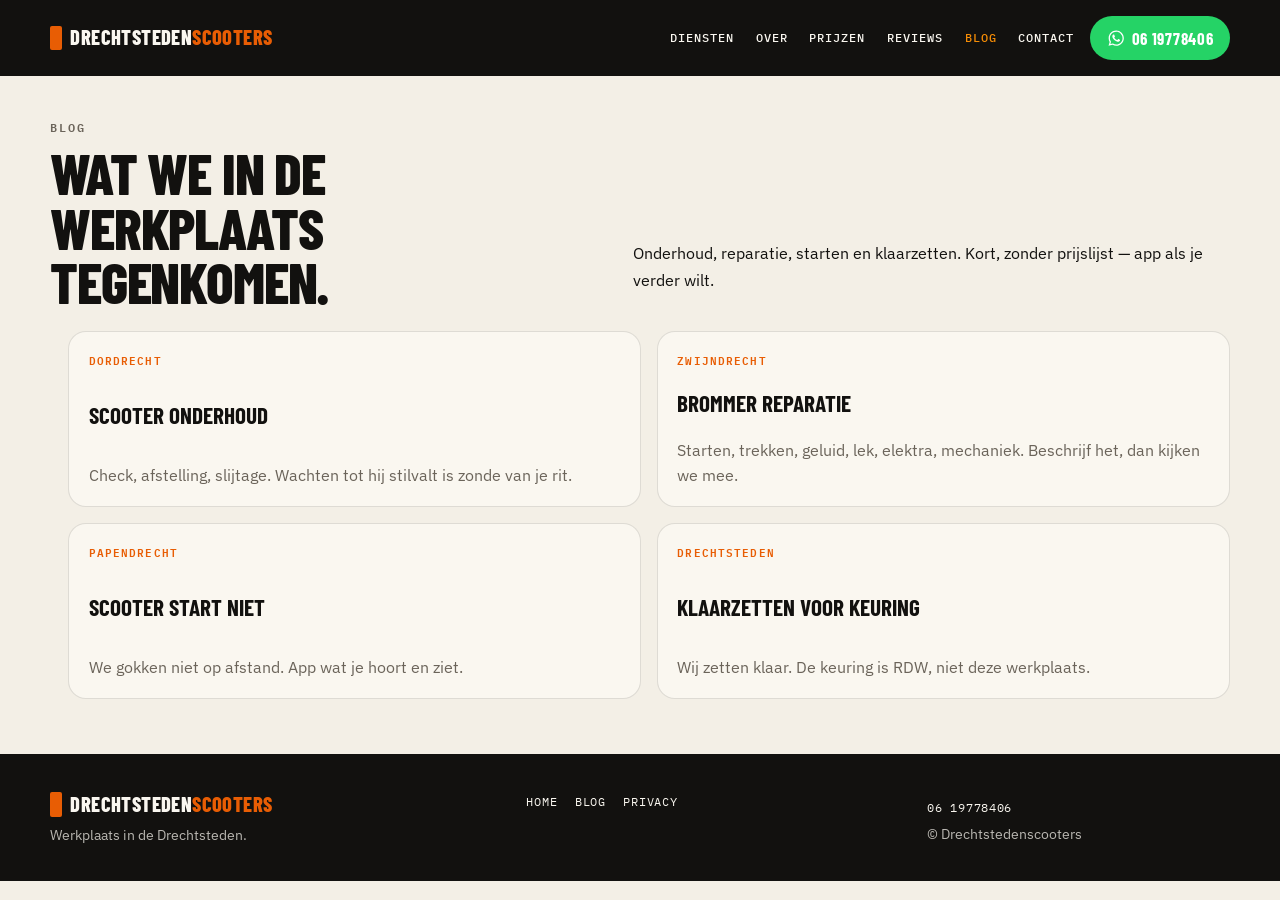
<file: blog/index.html>
<!DOCTYPE html>
<html lang="nl">
<head>
  <meta charset="utf-8">
  <meta name="viewport" content="width=device-width, initial-scale=1">
  <title>Scooter- en brommeruitleg Drechtsteden | Drechtstedenscooters</title>
  <meta name="description" content="Vier stukken: scooter onderhoud Dordrecht, brommer reparatie Zwijndrecht, scooter start niet Papendrecht, klaarzetten keuring Drechtsteden. Geen prijslijst. App 06 19778406.">
  <meta name="robots" content="index, follow">
  <meta name="theme-color" content="#12110f">
  <link rel="canonical" href="https://www.drechtstedenscooters.nl/blog/">
  <link rel="icon" href="../favicon.svg" type="image/svg+xml">
  <link rel="icon" href="../favicon.ico" sizes="32x32">
  <link rel="apple-touch-icon" href="../apple-touch-icon.png">
  <meta property="og:title" content="Scooter- en brommeruitleg Drechtsteden | Drechtstedenscooters">
  <meta property="og:description" content="Vier stukken: onderhoud Dordrecht, reparatie Zwijndrecht, start niet Papendrecht, klaarzetten keuring. Geen prijslijst.">
  <meta property="og:locale" content="nl_NL">
  <meta property="og:type" content="website">
  <meta property="og:url" content="https://www.drechtstedenscooters.nl/blog/">
  <meta property="og:site_name" content="Drechtstedenscooters">
  <meta property="og:image" content="https://www.drechtstedenscooters.nl/assets/hero.jpg">
  <meta property="og:image:alt" content="Crème-oranje vintage scooter in de werkplaats">
  <meta name="twitter:card" content="summary_large_image">
  <meta name="twitter:image" content="https://www.drechtstedenscooters.nl/assets/hero.jpg">
  <meta name="twitter:image:alt" content="Crème-oranje vintage scooter in de werkplaats">
  <link rel="preconnect" href="https://fonts.googleapis.com">
  <link rel="preconnect" href="https://fonts.gstatic.com" crossorigin>
  <link href="https://fonts.googleapis.com/css2?family=Barlow+Condensed:wght@600;700;800&family=IBM+Plex+Mono:wght@500;600&family=IBM+Plex+Sans:wght@400;500;600;700&display=swap" rel="stylesheet">
  <link rel="stylesheet" href="../styles.css">
  <script type="application/ld+json">
  {
    "@context": "https://schema.org",
    "@type": "CollectionPage",
    "name": "Scooter- en brommeruitleg Drechtsteden",
    "url": "https://www.drechtstedenscooters.nl/blog/",
    "isPartOf": {
      "@type": ["LocalBusiness", "AutoRepair"],
      "name": "Drechtstedenscooters",
      "url": "https://www.drechtstedenscooters.nl/",
      "telephone": "+31619778406"
    },
    "mainEntity": {
      "@type": "ItemList",
      "numberOfItems": 4,
      "itemListElement": [
        {
          "@type": "ListItem",
          "position": 1,
          "name": "Scooter onderhoud in Dordrecht",
          "url": "https://www.drechtstedenscooters.nl/blog/scooter-onderhoud-dordrecht.html"
        },
        {
          "@type": "ListItem",
          "position": 2,
          "name": "Brommer reparatie in Zwijndrecht",
          "url": "https://www.drechtstedenscooters.nl/blog/brommer-reparatie-zwijndrecht.html"
        },
        {
          "@type": "ListItem",
          "position": 3,
          "name": "Scooter start niet in Papendrecht",
          "url": "https://www.drechtstedenscooters.nl/blog/scooter-start-niet-papendrecht.html"
        },
        {
          "@type": "ListItem",
          "position": 4,
          "name": "Klaarzetten voor keuring in de Drechtsteden",
          "url": "https://www.drechtstedenscooters.nl/blog/scooter-klaarzetten-keuring-drechtsteden.html"
        }
      ]
    }
  }
  </script>
</head>
<body class="page-inner page-hub">
  <a class="skip-link" href="#inhoud">Naar inhoud</a>
  <header class="site-header">
    <div class="wrap header-inner">
      <a class="logo" href="../">
        <span class="logo-mark" aria-hidden="true"></span>
        <span class="logo-text">Drechtsteden<span>scooters</span></span>
      </a>
      <nav id="hoofdmenu" class="nav" aria-label="Hoofdnavigatie">
        <a href="../#diensten">Diensten</a>
        <a href="../#over">Over</a>
        <a href="../#prijzen">Prijzen</a>
        <a href="../#reviews">Reviews</a>
        <a href="./" aria-current="page">Blog</a>
        <a href="../#contact">Contact</a>
      </nav>
      <a class="btn btn-wa header-cta" href="https://wa.me/31619778406?text=Hoi%2C%20ik%20heb%20een%20vraag%20over%20mijn%20scooter" rel="noopener noreferrer" aria-label="WhatsApp 06 19778406">
        <svg class="wa-icon" viewBox="0 0 24 24" aria-hidden="true" focusable="false"><path fill="currentColor" d="M19.05 4.91A9.82 9.82 0 0 0 12.04 2C6.58 2 2.13 6.45 2.13 11.91c0 1.75.46 3.45 1.32 4.95L2 22l5.25-1.38a9.87 9.87 0 0 0 4.79 1.22h.01c5.46 0 9.91-4.45 9.91-9.91 0-2.65-1.03-5.14-2.91-7.02m-7.01 15.24h-.01a8.2 8.2 0 0 1-4.18-1.15l-.3-.18-3.12.82.83-3.04-.2-.31a8.18 8.18 0 0 1-1.26-4.38c0-4.54 3.7-8.24 8.25-8.24 2.2 0 4.27.86 5.82 2.42a8.18 8.18 0 0 1 2.41 5.83c.01 4.54-3.7 8.23-8.24 8.23m4.52-6.16c-.25-.12-1.47-.72-1.7-.81-.23-.08-.39-.12-.56.12-.17.25-.64.81-.79.97-.15.17-.29.19-.54.06-.25-.12-1.05-.39-2-1.23-.74-.66-1.24-1.47-1.38-1.72-.15-.25-.02-.38.11-.51.11-.11.25-.29.37-.43.12-.15.17-.25.25-.41.08-.17.04-.31-.02-.43-.06-.12-.56-1.34-.76-1.84-.2-.48-.4-.42-.56-.42h-.48c-.17 0-.43.06-.66.31-.23.25-.87.85-.87 2.07s.89 2.4 1.01 2.56c.12.17 1.75 2.67 4.23 3.74.59.26 1.05.41 1.41.52.59.19 1.13.16 1.56.1.48-.07 1.47-.6 1.67-1.18.21-.58.21-1.07.15-1.18-.06-.1-.23-.17-.48-.29"/></svg>
        06 19778406
      </a>
      <button class="nav-toggle" type="button" aria-expanded="false" aria-controls="hoofdmenu" aria-label="Menu">
        <span></span>
      </button>
    </div>
  </header>
  <main id="inhoud">
    <article class="wrap article article-hub">
      <div class="hub-head">
        <div>
          <p class="eyebrow">Blog</p>
          <h1>Wat we in de werkplaats tegenkomen.</h1>
        </div>
        <p class="lede">Onderhoud, reparatie, starten en klaarzetten. Kort, zonder prijslijst — app als je verder wilt.</p>
      </div>
      <ul class="post-list">
        <li>
          <a class="post-card" href="scooter-onderhoud-dordrecht.html">
            <span class="post-kicker">Dordrecht</span>
            <strong>Scooter onderhoud</strong>
            <span>Check, afstelling, slijtage. Wachten tot hij stilvalt is zonde van je rit.</span>
          </a>
        </li>
        <li>
          <a class="post-card" href="brommer-reparatie-zwijndrecht.html">
            <span class="post-kicker">Zwijndrecht</span>
            <strong>Brommer reparatie</strong>
            <span>Starten, trekken, geluid, lek, elektra, mechaniek. Beschrijf het, dan kijken we mee.</span>
          </a>
        </li>
        <li>
          <a class="post-card" href="scooter-start-niet-papendrecht.html">
            <span class="post-kicker">Papendrecht</span>
            <strong>Scooter start niet</strong>
            <span>We gokken niet op afstand. App wat je hoort en ziet.</span>
          </a>
        </li>
        <li>
          <a class="post-card" href="scooter-klaarzetten-keuring-drechtsteden.html">
            <span class="post-kicker">Drechtsteden</span>
            <strong>Klaarzetten voor keuring</strong>
            <span>Wij zetten klaar. De keuring is RDW, niet deze werkplaats.</span>
          </a>
        </li>
      </ul>
    </article>
  </main>
  <footer class="site-footer">
    <div class="wrap footer-grid">
      <div>
        <p class="logo footer-logo">
          <span class="logo-mark" aria-hidden="true"></span>
          <span class="logo-text">Drechtsteden<span>scooters</span></span>
        </p>
        <p class="footer-tag">Werkplaats in de Drechtsteden.</p>
      </div>
      <nav aria-label="Footer">
        <a href="../">Home</a>
        <a href="./">Blog</a>
        <a href="../privacy.html">Privacy</a>
      </nav>
      <div class="footer-meta">
        <p><a href="https://wa.me/31619778406" rel="noopener noreferrer">06 19778406</a></p>
        <p>© Drechtstedenscooters</p>
      </div>
    </div>
  </footer>
  <script src="../nav.js"></script>
</body>
</html>
</file>
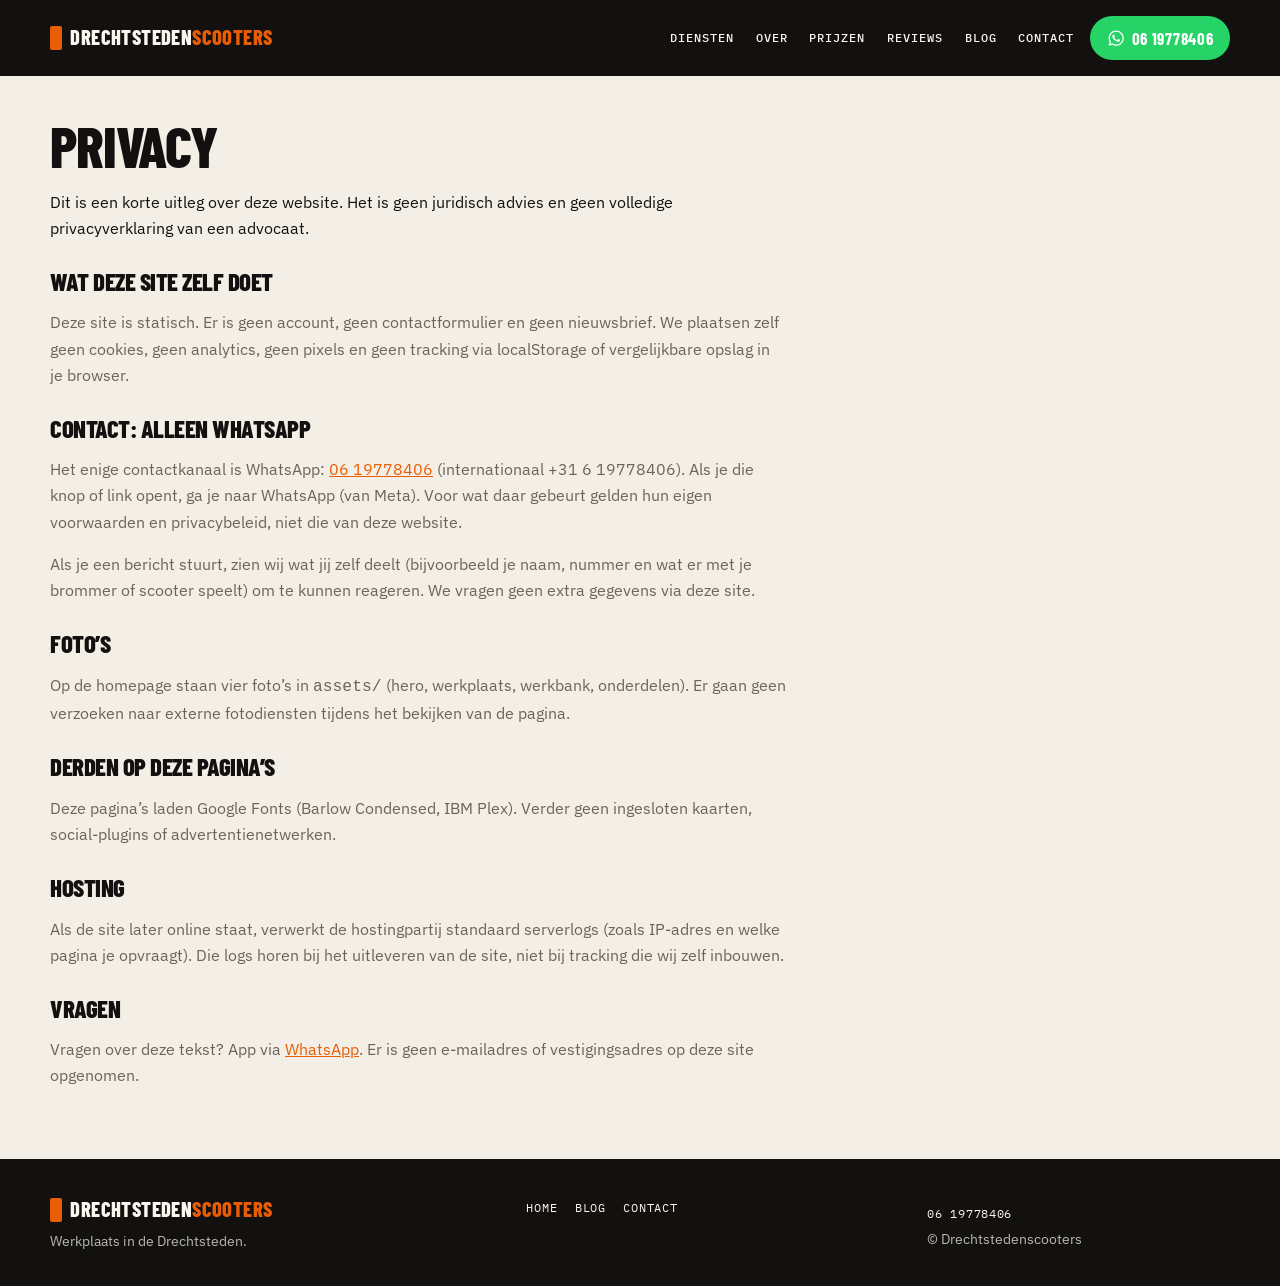
<file: privacy.html>
<!DOCTYPE html>
<html lang="nl">
<head>
  <meta charset="utf-8">
  <meta name="viewport" content="width=device-width, initial-scale=1">
  <title>Privacy | Drechtstedenscooters</title>
  <meta name="description" content="Korte privacy-uitleg van Drechtstedenscooters: geen cookies of tracking op deze site. Contact alleen via WhatsApp (Meta).">
  <meta name="robots" content="index, follow">
  <meta name="theme-color" content="#12110f">
  <link rel="canonical" href="https://www.drechtstedenscooters.nl/privacy.html">
  <link rel="icon" href="favicon.svg" type="image/svg+xml">
  <link rel="icon" href="favicon.ico" sizes="32x32">
  <link rel="apple-touch-icon" href="apple-touch-icon.png">
  <meta property="og:title" content="Privacy | Drechtstedenscooters">
  <meta property="og:description" content="Korte privacy-uitleg van Drechtstedenscooters: geen cookies of tracking op deze site. Contact via WhatsApp.">
  <meta property="og:locale" content="nl_NL">
  <meta property="og:type" content="website">
  <meta property="og:url" content="https://www.drechtstedenscooters.nl/privacy.html">
  <meta property="og:site_name" content="Drechtstedenscooters">
  <meta property="og:image" content="https://www.drechtstedenscooters.nl/assets/hero.jpg">
  <meta property="og:image:alt" content="Crème-oranje vintage scooter in de werkplaats">
  <meta name="twitter:card" content="summary_large_image">
  <meta name="twitter:image" content="https://www.drechtstedenscooters.nl/assets/hero.jpg">
  <meta name="twitter:image:alt" content="Crème-oranje vintage scooter in de werkplaats">
  <link rel="preconnect" href="https://fonts.googleapis.com">
  <link rel="preconnect" href="https://fonts.gstatic.com" crossorigin>
  <link href="https://fonts.googleapis.com/css2?family=Barlow+Condensed:wght@600;700;800&family=IBM+Plex+Mono:wght@500;600&family=IBM+Plex+Sans:wght@400;500;600;700&display=swap" rel="stylesheet">
  <link rel="stylesheet" href="styles.css">
</head>
<body class="page-inner">
  <a class="skip-link" href="#inhoud">Naar inhoud</a>

  <header class="site-header">
    <div class="wrap header-inner">
      <a class="logo" href="./">
        <span class="logo-mark" aria-hidden="true"></span>
        <span class="logo-text">Drechtsteden<span>scooters</span></span>
      </a>
      <nav id="hoofdmenu" class="nav" aria-label="Hoofdnavigatie">
        <a href="./#diensten">Diensten</a>
        <a href="./#over">Over</a>
        <a href="./#prijzen">Prijzen</a>
        <a href="./#reviews">Reviews</a>
        <a href="blog/">Blog</a>
        <a href="./#contact">Contact</a>
      </nav>
      <a class="btn btn-wa header-cta" href="https://wa.me/31619778406?text=Hoi%2C%20ik%20heb%20een%20vraag%20over%20mijn%20scooter" rel="noopener noreferrer" aria-label="WhatsApp 06 19778406">
        <svg class="wa-icon" viewBox="0 0 24 24" aria-hidden="true" focusable="false"><path fill="currentColor" d="M19.05 4.91A9.82 9.82 0 0 0 12.04 2C6.58 2 2.13 6.45 2.13 11.91c0 1.75.46 3.45 1.32 4.95L2 22l5.25-1.38a9.87 9.87 0 0 0 4.79 1.22h.01c5.46 0 9.91-4.45 9.91-9.91 0-2.65-1.03-5.14-2.91-7.02m-7.01 15.24h-.01a8.2 8.2 0 0 1-4.18-1.15l-.3-.18-3.12.82.83-3.04-.2-.31a8.18 8.18 0 0 1-1.26-4.38c0-4.54 3.7-8.24 8.25-8.24 2.2 0 4.27.86 5.82 2.42a8.18 8.18 0 0 1 2.41 5.83c.01 4.54-3.7 8.23-8.24 8.23m4.52-6.16c-.25-.12-1.47-.72-1.7-.81-.23-.08-.39-.12-.56.12-.17.25-.64.81-.79.97-.15.17-.29.19-.54.06-.25-.12-1.05-.39-2-1.23-.74-.66-1.24-1.47-1.38-1.72-.15-.25-.02-.38.11-.51.11-.11.25-.29.37-.43.12-.15.17-.25.25-.41.08-.17.04-.31-.02-.43-.06-.12-.56-1.34-.76-1.84-.2-.48-.4-.42-.56-.42h-.48c-.17 0-.43.06-.66.31-.23.25-.87.85-.87 2.07s.89 2.4 1.01 2.56c.12.17 1.75 2.67 4.23 3.74.59.26 1.05.41 1.41.52.59.19 1.13.16 1.56.1.48-.07 1.47-.6 1.67-1.18.21-.58.21-1.07.15-1.18-.06-.1-.23-.17-.48-.29"/></svg>
        06 19778406
      </a>
      <button class="nav-toggle" type="button" aria-expanded="false" aria-controls="hoofdmenu" aria-label="Menu">
        <span></span>
      </button>
    </div>
  </header>

  <main id="inhoud">
    <section class="wrap prose">
      <h1>Privacy</h1>
      <p>
        Dit is een korte uitleg over deze website. Het is geen juridisch advies en geen volledige
        privacyverklaring van een advocaat.
      </p>

      <h2>Wat deze site zelf doet</h2>
      <p>
        Deze site is statisch. Er is geen account, geen contactformulier en geen nieuwsbrief.
        We plaatsen zelf geen cookies, geen analytics, geen pixels en geen tracking via
        localStorage of vergelijkbare opslag in je browser.
      </p>

      <h2>Contact: alleen WhatsApp</h2>
      <p>
        Het enige contactkanaal is WhatsApp:
        <a href="https://wa.me/31619778406">06 19778406</a>
        (internationaal +31 6 19778406).
        Als je die knop of link opent, ga je naar WhatsApp (van Meta). Voor wat daar gebeurt
        gelden hun eigen voorwaarden en privacybeleid, niet die van deze website.
      </p>
      <p>
        Als je een bericht stuurt, zien wij wat jij zelf deelt (bijvoorbeeld je naam, nummer
        en wat er met je brommer of scooter speelt) om te kunnen reageren. We vragen geen
        extra gegevens via deze site.
      </p>

      <h2>Foto’s</h2>
      <p>
        Op de homepage staan vier foto’s in <code>assets/</code> (hero, werkplaats,
        werkbank, onderdelen). Er gaan geen verzoeken naar externe fotodiensten
        tijdens het bekijken van de pagina.
      </p>

      <h2>Derden op deze pagina’s</h2>
      <p>
        Deze pagina’s laden Google Fonts (Barlow Condensed, IBM Plex). Verder geen
        ingesloten kaarten, social-plugins of advertentienetwerken.
      </p>

      <h2>Hosting</h2>
      <p>
        Als de site later online staat, verwerkt de hostingpartij standaard serverlogs
        (zoals IP-adres en welke pagina je opvraagt). Die logs horen bij het uitleveren
        van de site, niet bij tracking die wij zelf inbouwen.
      </p>

      <h2>Vragen</h2>
      <p>
        Vragen over deze tekst? App via
        <a href="https://wa.me/31619778406">WhatsApp</a>.
        Er is geen e-mailadres of vestigingsadres op deze site opgenomen.
      </p>
    </section>
  </main>

  <footer class="site-footer">
    <div class="wrap footer-grid">
      <div>
        <p class="logo footer-logo">
          <span class="logo-mark" aria-hidden="true"></span>
          <span class="logo-text">Drechtsteden<span>scooters</span></span>
        </p>
        <p class="footer-tag">Werkplaats in de Drechtsteden.</p>
      </div>
      <nav aria-label="Footer">
        <a href="./">Home</a>
        <a href="blog/">Blog</a>
        <a href="./#contact">Contact</a>
      </nav>
      <div class="footer-meta">
        <p><a href="https://wa.me/31619778406" rel="noopener noreferrer">06 19778406</a></p>
        <p>© Drechtstedenscooters</p>
      </div>
    </div>
  </footer>

  <script src="nav.js"></script>
</body>
</html>
</file>
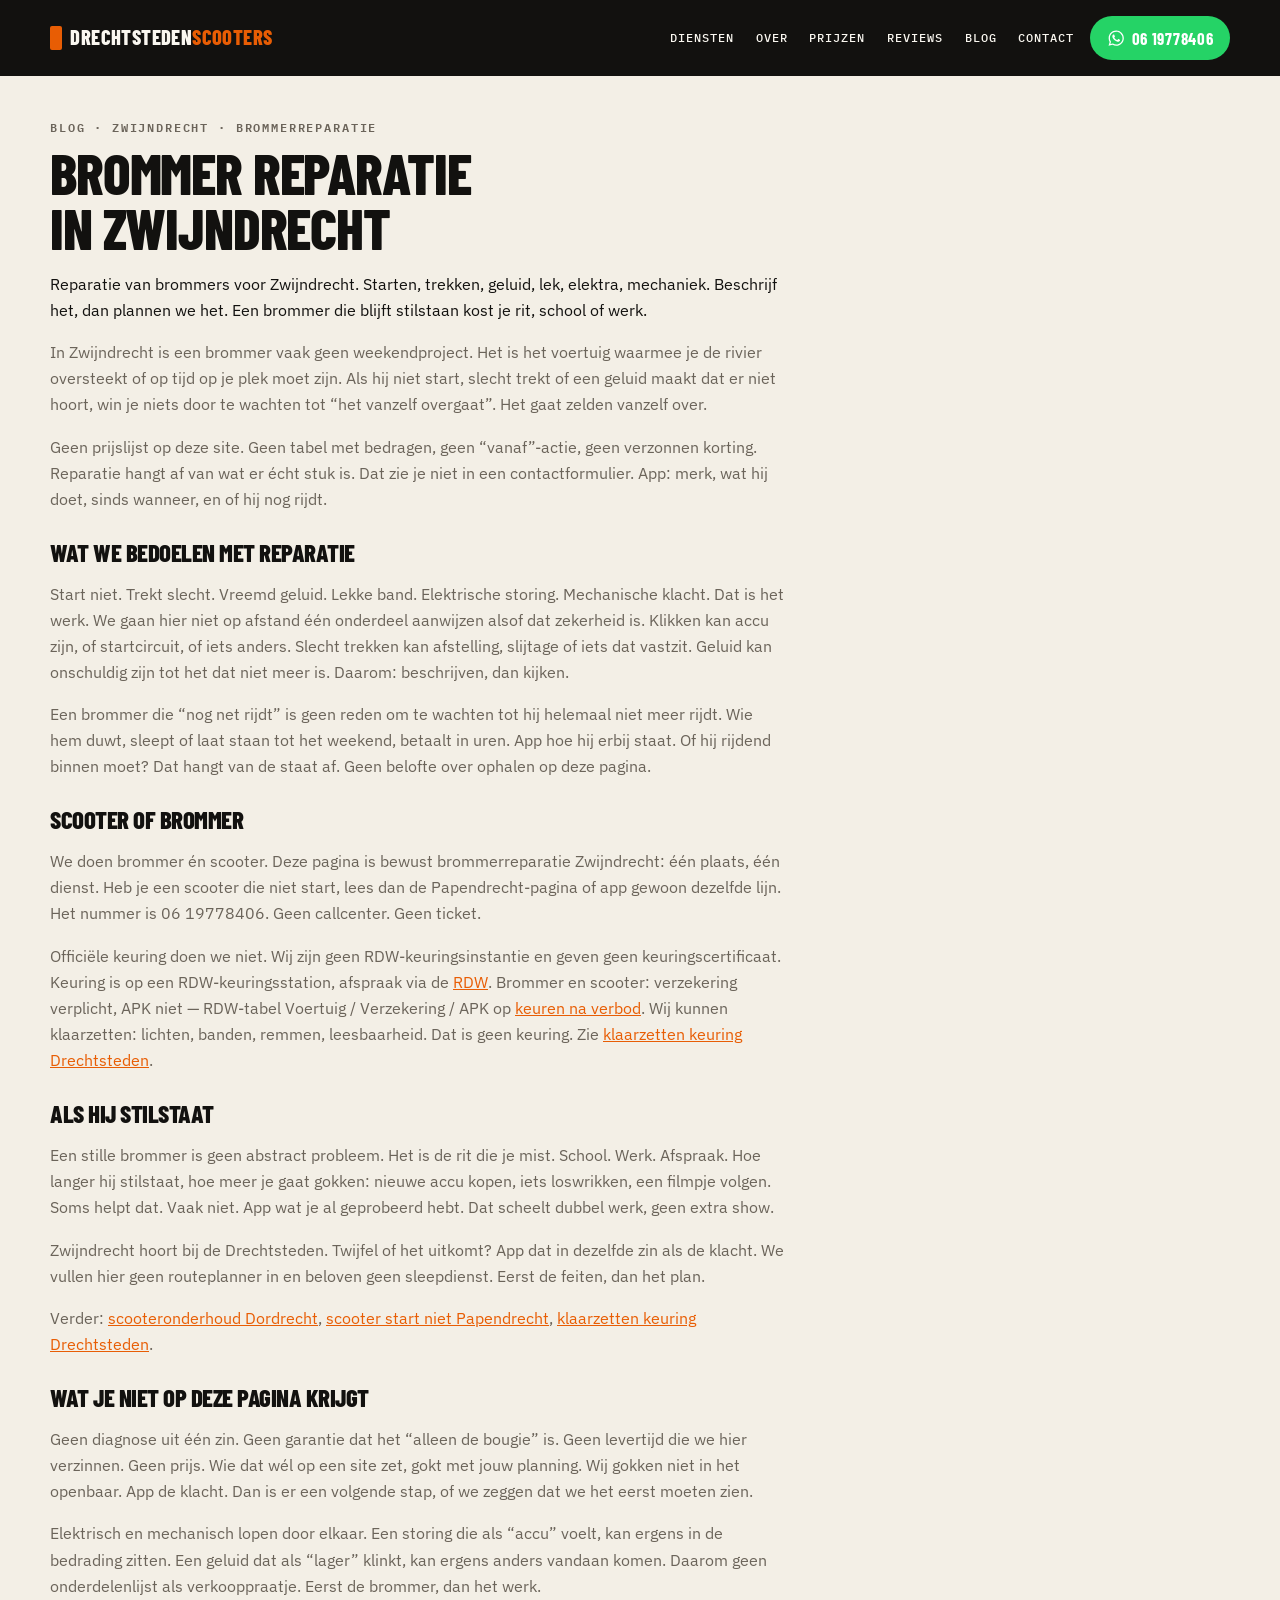
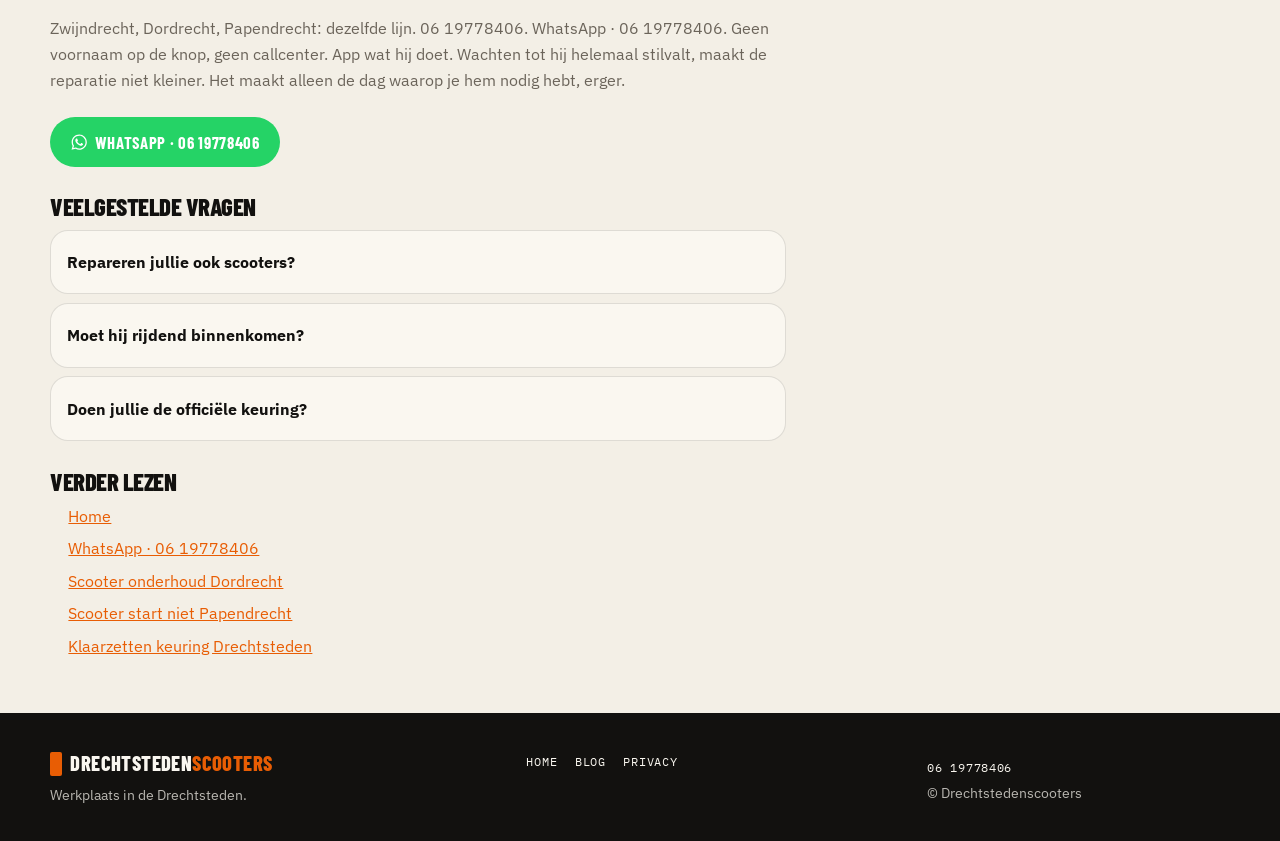
<file: blog/brommer-reparatie-zwijndrecht.html>
<!DOCTYPE html>
<html lang="nl">
<head>
  <meta charset="utf-8">
  <meta name="viewport" content="width=device-width, initial-scale=1">
  <title>Brommer reparatie Zwijndrecht | Drechtstedenscooters</title>
  <meta name="description" content="Brommer reparatie in Zwijndrecht. Start niet, trekt slecht, geluid, elektra of mechaniek. App 06 19778406. Geen prijslijst.">
  <meta name="robots" content="index, follow">
  <meta name="theme-color" content="#12110f">
  <link rel="canonical" href="https://www.drechtstedenscooters.nl/blog/brommer-reparatie-zwijndrecht.html">
  <link rel="icon" href="../favicon.svg" type="image/svg+xml">
  <link rel="icon" href="../favicon.ico" sizes="32x32">
  <link rel="apple-touch-icon" href="../apple-touch-icon.png">
  <meta property="og:title" content="Brommer reparatie Zwijndrecht | Drechtstedenscooters">
  <meta property="og:description" content="Brommer reparatie in Zwijndrecht. Start niet, trekt slecht, geluid, elektra of mechaniek. App 06 19778406. Geen prijslijst.">
  <meta property="og:locale" content="nl_NL">
  <meta property="og:type" content="article">
  <meta property="og:url" content="https://www.drechtstedenscooters.nl/blog/brommer-reparatie-zwijndrecht.html">
  <meta property="og:site_name" content="Drechtstedenscooters">
  <meta property="og:image" content="https://www.drechtstedenscooters.nl/assets/hero.jpg">
  <meta property="og:image:alt" content="Crème-oranje vintage scooter in de werkplaats">
  <meta name="twitter:card" content="summary_large_image">
  <meta name="twitter:image" content="https://www.drechtstedenscooters.nl/assets/hero.jpg">
  <meta name="twitter:image:alt" content="Crème-oranje vintage scooter in de werkplaats">
  <link rel="preconnect" href="https://fonts.googleapis.com">
  <link rel="preconnect" href="https://fonts.gstatic.com" crossorigin>
  <link href="https://fonts.googleapis.com/css2?family=Barlow+Condensed:wght@600;700;800&family=IBM+Plex+Mono:wght@500;600&family=IBM+Plex+Sans:wght@400;500;600;700&display=swap" rel="stylesheet">
  <link rel="stylesheet" href="../styles.css">
  <script type="application/ld+json">
{
  "@context": "https://schema.org",
  "@graph": [
    {
      "@type": ["LocalBusiness", "AutoRepair"],
      "name": "Drechtstedenscooters",
      "url": "https://www.drechtstedenscooters.nl/",
      "telephone": "+31619778406",
      "image": "https://www.drechtstedenscooters.nl/assets/hero.jpg",
      "areaServed": [
        {"@type": "AdministrativeArea", "name": "Drechtsteden"},
        {"@type": "City", "name": "Dordrecht"},
        {"@type": "City", "name": "Zwijndrecht"},
        {"@type": "City", "name": "Papendrecht"},
        {"@type": "City", "name": "Hendrik-Ido-Ambacht"},
        {"@type": "City", "name": "Alblasserdam"},
        {"@type": "City", "name": "Sliedrecht"}
      ]
    },
    {
      "@type": "Service",
      "name": "Brommer reparatie",
      "provider": {
        "@type": "LocalBusiness",
        "name": "Drechtstedenscooters",
        "telephone": "+31619778406"
      },
      "areaServed": {
        "@type": "City",
        "name": "Zwijndrecht"
      },
      "url": "https://www.drechtstedenscooters.nl/blog/brommer-reparatie-zwijndrecht.html"
    },
    {
      "@type": "FAQPage",
      "mainEntity": [
        {
          "@type": "Question",
          "name": "Repareren jullie ook scooters?",
          "acceptedAnswer": {
            "@type": "Answer",
            "text": "Ja, brommer én scooter. Deze pagina is brommerreparatie in Zwijndrecht."
          }
        },
        {
          "@type": "Question",
          "name": "Moet hij rijdend binnenkomen?",
          "acceptedAnswer": {
            "@type": "Answer",
            "text": "App hoe hij erbij staat. Geen belofte over ophalen op deze pagina."
          }
        },
        {
          "@type": "Question",
          "name": "Doen jullie de officiële keuring?",
          "acceptedAnswer": {
            "@type": "Answer",
            "text": "Nee. Drechtstedenscooters is geen RDW-keuringsinstantie. Zie klaarzetten voor keuring."
          }
        }
      ]
    }
  ]
}
  </script>
</head>
<body class="page-inner">
  <a class="skip-link" href="#inhoud">Naar inhoud</a>
  <header class="site-header">
    <div class="wrap header-inner">
      <a class="logo" href="../">
        <span class="logo-mark" aria-hidden="true"></span>
        <span class="logo-text">Drechtsteden<span>scooters</span></span>
      </a>
      <nav id="hoofdmenu" class="nav" aria-label="Hoofdnavigatie">
        <a href="../#diensten">Diensten</a>
        <a href="../#over">Over</a>
        <a href="../#prijzen">Prijzen</a>
        <a href="../#reviews">Reviews</a>
        <a href="./">Blog</a>
        <a href="../#contact">Contact</a>
      </nav>
      <a class="btn btn-wa header-cta" href="https://wa.me/31619778406?text=Hoi%2C%20ik%20heb%20een%20vraag%20over%20mijn%20scooter" rel="noopener noreferrer" aria-label="WhatsApp 06 19778406">
        <svg class="wa-icon" viewBox="0 0 24 24" aria-hidden="true" focusable="false"><path fill="currentColor" d="M19.05 4.91A9.82 9.82 0 0 0 12.04 2C6.58 2 2.13 6.45 2.13 11.91c0 1.75.46 3.45 1.32 4.95L2 22l5.25-1.38a9.87 9.87 0 0 0 4.79 1.22h.01c5.46 0 9.91-4.45 9.91-9.91 0-2.65-1.03-5.14-2.91-7.02m-7.01 15.24h-.01a8.2 8.2 0 0 1-4.18-1.15l-.3-.18-3.12.82.83-3.04-.2-.31a8.18 8.18 0 0 1-1.26-4.38c0-4.54 3.7-8.24 8.25-8.24 2.2 0 4.27.86 5.82 2.42a8.18 8.18 0 0 1 2.41 5.83c.01 4.54-3.7 8.23-8.24 8.23m4.52-6.16c-.25-.12-1.47-.72-1.7-.81-.23-.08-.39-.12-.56.12-.17.25-.64.81-.79.97-.15.17-.29.19-.54.06-.25-.12-1.05-.39-2-1.23-.74-.66-1.24-1.47-1.38-1.72-.15-.25-.02-.38.11-.51.11-.11.25-.29.37-.43.12-.15.17-.25.25-.41.08-.17.04-.31-.02-.43-.06-.12-.56-1.34-.76-1.84-.2-.48-.4-.42-.56-.42h-.48c-.17 0-.43.06-.66.31-.23.25-.87.85-.87 2.07s.89 2.4 1.01 2.56c.12.17 1.75 2.67 4.23 3.74.59.26 1.05.41 1.41.52.59.19 1.13.16 1.56.1.48-.07 1.47-.6 1.67-1.18.21-.58.21-1.07.15-1.18-.06-.1-.23-.17-.48-.29"/></svg>
        06 19778406
      </a>
      <button class="nav-toggle" type="button" aria-expanded="false" aria-controls="hoofdmenu" aria-label="Menu">
        <span></span>
      </button>
    </div>
  </header>
  <main id="inhoud">
    <article class="wrap article">
      <p class="eyebrow">Blog · Zwijndrecht · brommerreparatie</p>
      <h1>Brommer reparatie in Zwijndrecht</h1>
      <p class="lede">Reparatie van brommers voor Zwijndrecht. Starten, trekken, geluid, lek, elektra, mechaniek. Beschrijf het, dan plannen we het. Een brommer die blijft stilstaan kost je rit, school of werk.</p>
      <p>In Zwijndrecht is een brommer vaak geen weekendproject. Het is het voertuig waarmee je de rivier oversteekt of op tijd op je plek moet zijn. Als hij niet start, slecht trekt of een geluid maakt dat er niet hoort, win je niets door te wachten tot “het vanzelf overgaat”. Het gaat zelden vanzelf over.</p>
      <p>Geen prijslijst op deze site. Geen tabel met bedragen, geen “vanaf”-actie, geen verzonnen korting. Reparatie hangt af van wat er écht stuk is. Dat zie je niet in een contactformulier. App: merk, wat hij doet, sinds wanneer, en of hij nog rijdt.</p>
      <h2>Wat we bedoelen met reparatie</h2>
      <p>Start niet. Trekt slecht. Vreemd geluid. Lekke band. Elektrische storing. Mechanische klacht. Dat is het werk. We gaan hier niet op afstand één onderdeel aanwijzen alsof dat zekerheid is. Klikken kan accu zijn, of startcircuit, of iets anders. Slecht trekken kan afstelling, slijtage of iets dat vastzit. Geluid kan onschuldig zijn tot het dat niet meer is. Daarom: beschrijven, dan kijken.</p>
      <p>Een brommer die “nog net rijdt” is geen reden om te wachten tot hij helemaal niet meer rijdt. Wie hem duwt, sleept of laat staan tot het weekend, betaalt in uren. App hoe hij erbij staat. Of hij rijdend binnen moet? Dat hangt van de staat af. Geen belofte over ophalen op deze pagina.</p>
      <h2>Scooter of brommer</h2>
      <p>We doen brommer én scooter. Deze pagina is bewust brommerreparatie Zwijndrecht: één plaats, één dienst. Heb je een scooter die niet start, lees dan de Papendrecht-pagina of app gewoon dezelfde lijn. Het nummer is 06 19778406. Geen callcenter. Geen ticket.</p>
      <p>Officiële keuring doen we niet. Wij zijn geen RDW-keuringsinstantie en geven geen keuringscertificaat. Keuring is op een RDW-keuringsstation, afspraak via de <a href="https://www.rdw.nl/keuren/keuringsafspraak-maken-aanpassen-of-afzeggen" rel="noopener noreferrer">RDW</a>. Brommer en scooter: verzekering verplicht, APK niet — RDW-tabel Voertuig / Verzekering / APK op <a href="https://www.rdw.nl/keuren/keuren-na-verbod-voor-rijden" rel="noopener noreferrer">keuren na verbod</a>. Wij kunnen klaarzetten: lichten, banden, remmen, leesbaarheid. Dat is geen keuring. Zie <a href="scooter-klaarzetten-keuring-drechtsteden.html">klaarzetten keuring Drechtsteden</a>.</p>
      <h2>Als hij stilstaat</h2>
      <p>Een stille brommer is geen abstract probleem. Het is de rit die je mist. School. Werk. Afspraak. Hoe langer hij stilstaat, hoe meer je gaat gokken: nieuwe accu kopen, iets loswrikken, een filmpje volgen. Soms helpt dat. Vaak niet. App wat je al geprobeerd hebt. Dat scheelt dubbel werk, geen extra show.</p>
      <p>Zwijndrecht hoort bij de Drechtsteden. Twijfel of het uitkomt? App dat in dezelfde zin als de klacht. We vullen hier geen routeplanner in en beloven geen sleepdienst. Eerst de feiten, dan het plan.</p>
      <p>Verder: <a href="scooter-onderhoud-dordrecht.html">scooteronderhoud Dordrecht</a>, <a href="scooter-start-niet-papendrecht.html">scooter start niet Papendrecht</a>, <a href="scooter-klaarzetten-keuring-drechtsteden.html">klaarzetten keuring Drechtsteden</a>.</p>
      <h2>Wat je niet op deze pagina krijgt</h2>
      <p>Geen diagnose uit één zin. Geen garantie dat het “alleen de bougie” is. Geen levertijd die we hier verzinnen. Geen prijs. Wie dat wél op een site zet, gokt met jouw planning. Wij gokken niet in het openbaar. App de klacht. Dan is er een volgende stap, of we zeggen dat we het eerst moeten zien.</p>
      <p>Elektrisch en mechanisch lopen door elkaar. Een storing die als “accu” voelt, kan ergens in de bedrading zitten. Een geluid dat als “lager” klinkt, kan ergens anders vandaan komen. Daarom geen onderdelenlijst als verkooppraatje. Eerst de brommer, dan het werk.</p>
      <p>Zwijndrecht, Dordrecht, Papendrecht: dezelfde lijn. 06 19778406. WhatsApp · 06 19778406. Geen voornaam op de knop, geen callcenter. App wat hij doet. Wachten tot hij helemaal stilvalt, maakt de reparatie niet kleiner. Het maakt alleen de dag waarop je hem nodig hebt, erger.</p>
      <p class="hero-actions">
        <a class="btn btn-wa" href="https://wa.me/31619778406?text=Hoi%2C%20brommer%20reparatie%20Zwijndrecht" rel="noopener noreferrer">
            <svg class="wa-icon" viewBox="0 0 24 24" aria-hidden="true" focusable="false">
              <path fill="currentColor" d="M19.05 4.91A9.82 9.82 0 0 0 12.04 2C6.58 2 2.13 6.45 2.13 11.91c0 1.75.46 3.45 1.32 4.95L2 22l5.25-1.38a9.87 9.87 0 0 0 4.79 1.22h.01c5.46 0 9.91-4.45 9.91-9.91 0-2.65-1.03-5.14-2.91-7.02m-7.01 15.24h-.01a8.2 8.2 0 0 1-4.18-1.15l-.3-.18-3.12.82.83-3.04-.2-.31a8.18 8.18 0 0 1-1.26-4.38c0-4.54 3.7-8.24 8.25-8.24 2.2 0 4.27.86 5.82 2.42a8.18 8.18 0 0 1 2.41 5.83c.01 4.54-3.7 8.23-8.24 8.23m4.52-6.16c-.25-.12-1.47-.72-1.7-.81-.23-.08-.39-.12-.56.12-.17.25-.64.81-.79.97-.15.17-.29.19-.54.06-.25-.12-1.05-.39-2-1.23-.74-.66-1.24-1.47-1.38-1.72-.15-.25-.02-.38.11-.51.11-.11.25-.29.37-.43.12-.15.17-.25.25-.41.08-.17.04-.31-.02-.43-.06-.12-.56-1.34-.76-1.84-.2-.48-.4-.42-.56-.42h-.48c-.17 0-.43.06-.66.31-.23.25-.87.85-.87 2.07s.89 2.4 1.01 2.56c.12.17 1.75 2.67 4.23 3.74.59.26 1.05.41 1.41.52.59.19 1.13.16 1.56.1.48-.07 1.47-.6 1.67-1.18.21-.58.21-1.07.15-1.18-.06-.1-.23-.17-.48-.29"/>
            </svg>
          WhatsApp · 06 19778406
        </a>
      </p>
      <h2>Veelgestelde vragen</h2>
        <div class="faq">
          <details>
            <summary>Repareren jullie ook scooters?</summary>
            <p>Ja, brommer én scooter. Deze pagina is brommerreparatie in Zwijndrecht.</p>
          </details>
          <details>
            <summary>Moet hij rijdend binnenkomen?</summary>
            <p>App hoe hij erbij staat. Geen belofte over ophalen op deze pagina.</p>
          </details>
          <details>
            <summary>Doen jullie de officiële keuring?</summary>
            <p>Nee. Drechtstedenscooters is geen RDW-keuringsinstantie. Keuring is RDW. Zie <a href="scooter-klaarzetten-keuring-drechtsteden.html">klaarzetten keuring</a>.</p>
          </details>
        </div>
      <h2>Verder lezen</h2>
        <ul class="article-links">
          <li><a href="../">Home</a></li>
          <li><a href="https://wa.me/31619778406?text=Hoi%2C%20brommer%20reparatie%20Zwijndrecht">WhatsApp · 06 19778406</a></li>
          <li><a href="scooter-onderhoud-dordrecht.html">Scooter onderhoud Dordrecht</a></li>
          <li><a href="scooter-start-niet-papendrecht.html">Scooter start niet Papendrecht</a></li>
          <li><a href="scooter-klaarzetten-keuring-drechtsteden.html">Klaarzetten keuring Drechtsteden</a></li>
        </ul>
    </article>
  </main>
  <footer class="site-footer">
    <div class="wrap footer-grid">
      <div>
        <p class="logo footer-logo">
          <span class="logo-mark" aria-hidden="true"></span>
          <span class="logo-text">Drechtsteden<span>scooters</span></span>
        </p>
        <p class="footer-tag">Werkplaats in de Drechtsteden.</p>
      </div>
      <nav aria-label="Footer">
        <a href="../">Home</a>
        <a href="./">Blog</a>
        <a href="../privacy.html">Privacy</a>
      </nav>
      <div class="footer-meta">
        <p><a href="https://wa.me/31619778406" rel="noopener noreferrer">06 19778406</a></p>
        <p>© Drechtstedenscooters</p>
      </div>
    </div>
  </footer>
  <script src="../nav.js"></script>
</body>
</html>
</file>
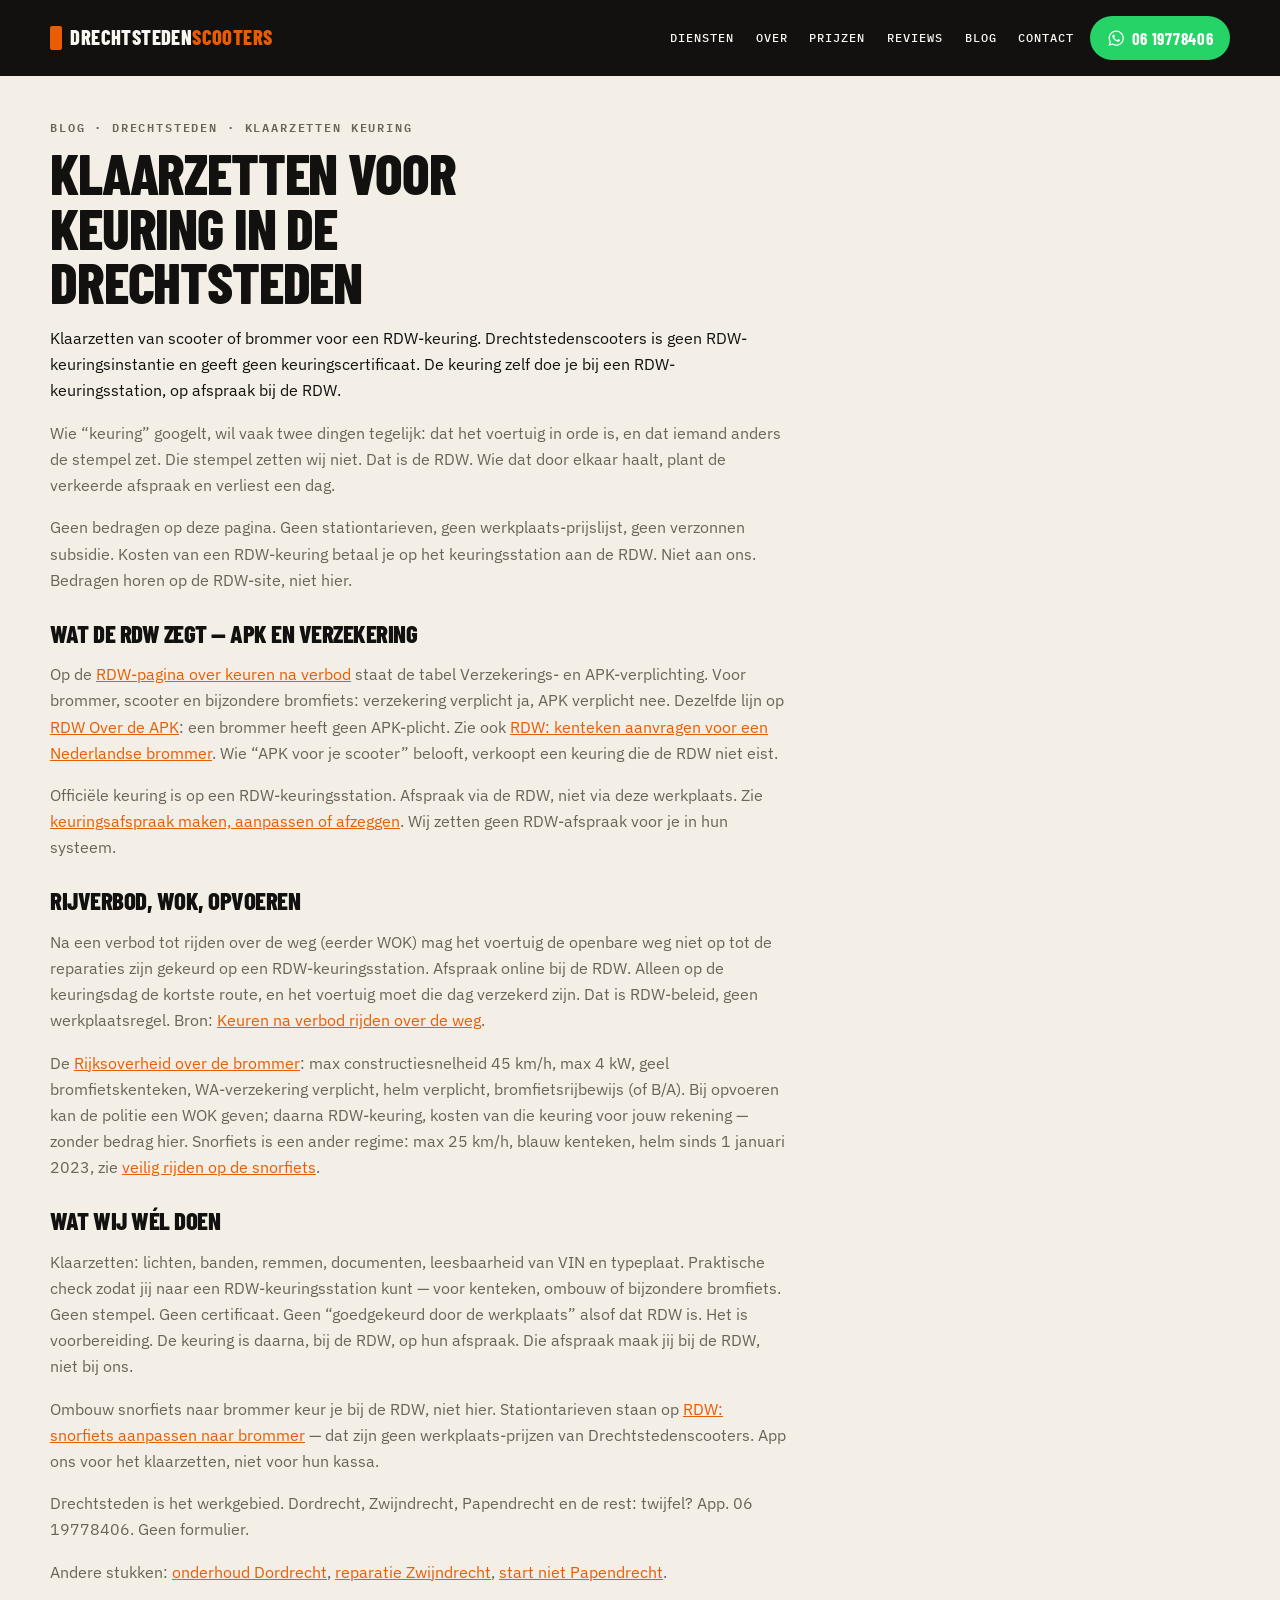
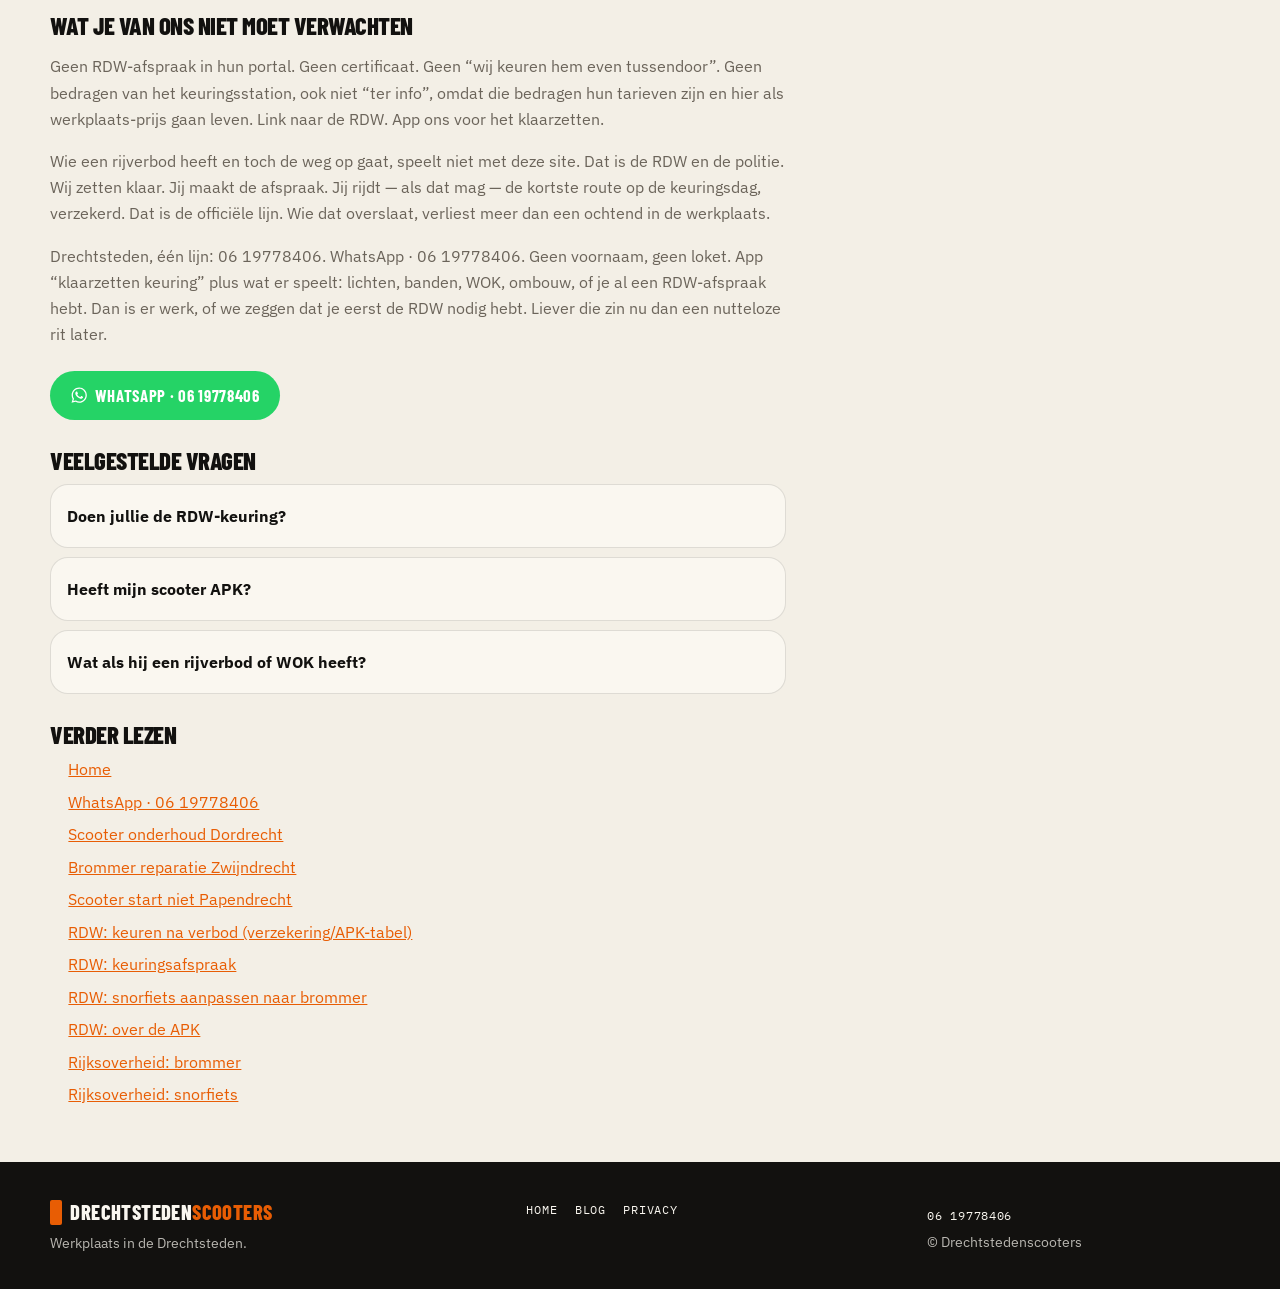
<file: blog/scooter-klaarzetten-keuring-drechtsteden.html>
<!DOCTYPE html>
<html lang="nl">
<head>
  <meta charset="utf-8">
  <meta name="viewport" content="width=device-width, initial-scale=1">
  <title>Klaarzetten keuring scooter Drechtsteden | Drechtstedenscooters</title>
  <meta name="description" content="Klaarzetten van scooter of brommer voor een RDW-keuring in de Drechtsteden. Geen keuringsinstantie. App 06 19778406.">
  <meta name="robots" content="index, follow">
  <meta name="theme-color" content="#12110f">
  <link rel="canonical" href="https://www.drechtstedenscooters.nl/blog/scooter-klaarzetten-keuring-drechtsteden.html">
  <link rel="icon" href="../favicon.svg" type="image/svg+xml">
  <link rel="icon" href="../favicon.ico" sizes="32x32">
  <link rel="apple-touch-icon" href="../apple-touch-icon.png">
  <meta property="og:title" content="Klaarzetten keuring scooter Drechtsteden | Drechtstedenscooters">
  <meta property="og:description" content="Klaarzetten van scooter of brommer voor een RDW-keuring in de Drechtsteden. Geen keuringsinstantie. App 06 19778406.">
  <meta property="og:locale" content="nl_NL">
  <meta property="og:type" content="article">
  <meta property="og:url" content="https://www.drechtstedenscooters.nl/blog/scooter-klaarzetten-keuring-drechtsteden.html">
  <meta property="og:site_name" content="Drechtstedenscooters">
  <meta property="og:image" content="https://www.drechtstedenscooters.nl/assets/hero.jpg">
  <meta property="og:image:alt" content="Crème-oranje vintage scooter in de werkplaats">
  <meta name="twitter:card" content="summary_large_image">
  <meta name="twitter:image" content="https://www.drechtstedenscooters.nl/assets/hero.jpg">
  <meta name="twitter:image:alt" content="Crème-oranje vintage scooter in de werkplaats">
  <link rel="preconnect" href="https://fonts.googleapis.com">
  <link rel="preconnect" href="https://fonts.gstatic.com" crossorigin>
  <link href="https://fonts.googleapis.com/css2?family=Barlow+Condensed:wght@600;700;800&family=IBM+Plex+Mono:wght@500;600&family=IBM+Plex+Sans:wght@400;500;600;700&display=swap" rel="stylesheet">
  <link rel="stylesheet" href="../styles.css">
  <script type="application/ld+json">
{
  "@context": "https://schema.org",
  "@graph": [
    {
      "@type": ["LocalBusiness", "AutoRepair"],
      "name": "Drechtstedenscooters",
      "url": "https://www.drechtstedenscooters.nl/",
      "telephone": "+31619778406",
      "image": "https://www.drechtstedenscooters.nl/assets/hero.jpg",
      "areaServed": [
        {"@type": "AdministrativeArea", "name": "Drechtsteden"},
        {"@type": "City", "name": "Dordrecht"},
        {"@type": "City", "name": "Zwijndrecht"},
        {"@type": "City", "name": "Papendrecht"},
        {"@type": "City", "name": "Hendrik-Ido-Ambacht"},
        {"@type": "City", "name": "Alblasserdam"},
        {"@type": "City", "name": "Sliedrecht"}
      ]
    },
    {
      "@type": "Service",
      "name": "Klaarzetten keuring",
      "provider": {
        "@type": "LocalBusiness",
        "name": "Drechtstedenscooters",
        "telephone": "+31619778406"
      },
      "areaServed": {
        "@type": "AdministrativeArea",
        "name": "Drechtsteden"
      },
      "url": "https://www.drechtstedenscooters.nl/blog/scooter-klaarzetten-keuring-drechtsteden.html"
    },
    {
      "@type": "FAQPage",
      "mainEntity": [
        {
          "@type": "Question",
          "name": "Doen jullie de RDW-keuring?",
          "acceptedAnswer": {
            "@type": "Answer",
            "text": "Nee. Wij klaarzetten. De keuring zelf is RDW, op een RDW-keuringsstation."
          }
        },
        {
          "@type": "Question",
          "name": "Heeft mijn scooter APK?",
          "acceptedAnswer": {
            "@type": "Answer",
            "text": "Nee volgens de RDW: brommer en scooter APK niet verplicht, verzekering wel. Bron: https://www.rdw.nl/apk/over-de-apk"
          }
        },
        {
          "@type": "Question",
          "name": "Wat als hij een rijverbod of WOK heeft?",
          "acceptedAnswer": {
            "@type": "Answer",
            "text": "Eerst herstel, dan keuring bij de RDW. Wij kunnen klaarzetten. Afspraak maak je bij de RDW."
          }
        }
      ]
    }
  ]
}
  </script>
</head>
<body class="page-inner">
  <a class="skip-link" href="#inhoud">Naar inhoud</a>
  <header class="site-header">
    <div class="wrap header-inner">
      <a class="logo" href="../">
        <span class="logo-mark" aria-hidden="true"></span>
        <span class="logo-text">Drechtsteden<span>scooters</span></span>
      </a>
      <nav id="hoofdmenu" class="nav" aria-label="Hoofdnavigatie">
        <a href="../#diensten">Diensten</a>
        <a href="../#over">Over</a>
        <a href="../#prijzen">Prijzen</a>
        <a href="../#reviews">Reviews</a>
        <a href="./">Blog</a>
        <a href="../#contact">Contact</a>
      </nav>
      <a class="btn btn-wa header-cta" href="https://wa.me/31619778406?text=Hoi%2C%20ik%20heb%20een%20vraag%20over%20mijn%20scooter" rel="noopener noreferrer" aria-label="WhatsApp 06 19778406">
        <svg class="wa-icon" viewBox="0 0 24 24" aria-hidden="true" focusable="false"><path fill="currentColor" d="M19.05 4.91A9.82 9.82 0 0 0 12.04 2C6.58 2 2.13 6.45 2.13 11.91c0 1.75.46 3.45 1.32 4.95L2 22l5.25-1.38a9.87 9.87 0 0 0 4.79 1.22h.01c5.46 0 9.91-4.45 9.91-9.91 0-2.65-1.03-5.14-2.91-7.02m-7.01 15.24h-.01a8.2 8.2 0 0 1-4.18-1.15l-.3-.18-3.12.82.83-3.04-.2-.31a8.18 8.18 0 0 1-1.26-4.38c0-4.54 3.7-8.24 8.25-8.24 2.2 0 4.27.86 5.82 2.42a8.18 8.18 0 0 1 2.41 5.83c.01 4.54-3.7 8.23-8.24 8.23m4.52-6.16c-.25-.12-1.47-.72-1.7-.81-.23-.08-.39-.12-.56.12-.17.25-.64.81-.79.97-.15.17-.29.19-.54.06-.25-.12-1.05-.39-2-1.23-.74-.66-1.24-1.47-1.38-1.72-.15-.25-.02-.38.11-.51.11-.11.25-.29.37-.43.12-.15.17-.25.25-.41.08-.17.04-.31-.02-.43-.06-.12-.56-1.34-.76-1.84-.2-.48-.4-.42-.56-.42h-.48c-.17 0-.43.06-.66.31-.23.25-.87.85-.87 2.07s.89 2.4 1.01 2.56c.12.17 1.75 2.67 4.23 3.74.59.26 1.05.41 1.41.52.59.19 1.13.16 1.56.1.48-.07 1.47-.6 1.67-1.18.21-.58.21-1.07.15-1.18-.06-.1-.23-.17-.48-.29"/></svg>
        06 19778406
      </a>
      <button class="nav-toggle" type="button" aria-expanded="false" aria-controls="hoofdmenu" aria-label="Menu">
        <span></span>
      </button>
    </div>
  </header>
  <main id="inhoud">
    <article class="wrap article">
      <p class="eyebrow">Blog · Drechtsteden · klaarzetten keuring</p>
      <h1>Klaarzetten voor keuring in de Drechtsteden</h1>
      <p class="lede">Klaarzetten van scooter of brommer voor een RDW-keuring. Drechtstedenscooters is geen RDW-keuringsinstantie en geeft geen keuringscertificaat. De keuring zelf doe je bij een RDW-keuringsstation, op afspraak bij de RDW.</p>
      <p>Wie “keuring” googelt, wil vaak twee dingen tegelijk: dat het voertuig in orde is, en dat iemand anders de stempel zet. Die stempel zetten wij niet. Dat is de RDW. Wie dat door elkaar haalt, plant de verkeerde afspraak en verliest een dag.</p>
      <p>Geen bedragen op deze pagina. Geen stationtarieven, geen werkplaats-prijslijst, geen verzonnen subsidie. Kosten van een RDW-keuring betaal je op het keuringsstation aan de RDW. Niet aan ons. Bedragen horen op de RDW-site, niet hier.</p>
      <h2>Wat de RDW zegt — APK en verzekering</h2>
      <p>Op de <a href="https://www.rdw.nl/keuren/keuren-na-verbod-voor-rijden" rel="noopener noreferrer">RDW-pagina over keuren na verbod</a> staat de tabel Verzekerings- en APK-verplichting. Voor brommer, scooter en bijzondere bromfiets: verzekering verplicht ja, APK verplicht nee. Dezelfde lijn op <a href="https://www.rdw.nl/apk/over-de-apk" rel="noopener noreferrer">RDW Over de APK</a>: een brommer heeft geen APK-plicht. Zie ook <a href="https://www.rdw.nl/keuren/kenteken-aanvragen-voor-een-nederlandse-brommer" rel="noopener noreferrer">RDW: kenteken aanvragen voor een Nederlandse brommer</a>. Wie “APK voor je scooter” belooft, verkoopt een keuring die de RDW niet eist.</p>
      <p>Officiële keuring is op een RDW-keuringsstation. Afspraak via de RDW, niet via deze werkplaats. Zie <a href="https://www.rdw.nl/keuren/keuringsafspraak-maken-aanpassen-of-afzeggen" rel="noopener noreferrer">keuringsafspraak maken, aanpassen of afzeggen</a>. Wij zetten geen RDW-afspraak voor je in hun systeem.</p>
      <h2>Rijverbod, WOK, opvoeren</h2>
      <p>Na een verbod tot rijden over de weg (eerder WOK) mag het voertuig de openbare weg niet op tot de reparaties zijn gekeurd op een RDW-keuringsstation. Afspraak online bij de RDW. Alleen op de keuringsdag de kortste route, en het voertuig moet die dag verzekerd zijn. Dat is RDW-beleid, geen werkplaatsregel. Bron: <a href="https://www.rdw.nl/keuren/keuren-na-verbod-voor-rijden" rel="noopener noreferrer">Keuren na verbod rijden over de weg</a>.</p>
      <p>De <a href="https://www.rijksoverheid.nl/themas/verkeer-en-vervoer/verkeersveiligheid/veilig-rijden-op-de-brommer" rel="noopener noreferrer">Rijksoverheid over de brommer</a>: max constructiesnelheid 45 km/h, max 4 kW, geel bromfietskenteken, WA-verzekering verplicht, helm verplicht, bromfietsrijbewijs (of B/A). Bij opvoeren kan de politie een WOK geven; daarna RDW-keuring, kosten van die keuring voor jouw rekening — zonder bedrag hier. Snorfiets is een ander regime: max 25 km/h, blauw kenteken, helm sinds 1 januari 2023, zie <a href="https://www.rijksoverheid.nl/themas/verkeer-en-vervoer/verkeersveiligheid/veilig-rijden-op-de-snorfiets" rel="noopener noreferrer">veilig rijden op de snorfiets</a>.</p>
      <h2>Wat wij wél doen</h2>
      <p>Klaarzetten: lichten, banden, remmen, documenten, leesbaarheid van VIN en typeplaat. Praktische check zodat jij naar een RDW-keuringsstation kunt — voor kenteken, ombouw of bijzondere bromfiets. Geen stempel. Geen certificaat. Geen “goedgekeurd door de werkplaats” alsof dat RDW is. Het is voorbereiding. De keuring is daarna, bij de RDW, op hun afspraak. Die afspraak maak jij bij de RDW, niet bij ons.</p>
      <p>Ombouw snorfiets naar brommer keur je bij de RDW, niet hier. Stationtarieven staan op <a href="https://www.rdw.nl/keuren/snorfiets-aanpassen-naar-brommer" rel="noopener noreferrer">RDW: snorfiets aanpassen naar brommer</a> — dat zijn geen werkplaats-prijzen van Drechtstedenscooters. App ons voor het klaarzetten, niet voor hun kassa.</p>
      <p>Drechtsteden is het werkgebied. Dordrecht, Zwijndrecht, Papendrecht en de rest: twijfel? App. 06 19778406. Geen formulier.</p>
      <p>Andere stukken: <a href="scooter-onderhoud-dordrecht.html">onderhoud Dordrecht</a>, <a href="brommer-reparatie-zwijndrecht.html">reparatie Zwijndrecht</a>, <a href="scooter-start-niet-papendrecht.html">start niet Papendrecht</a>.</p>
      <h2>Wat je van ons niet moet verwachten</h2>
      <p>Geen RDW-afspraak in hun portal. Geen certificaat. Geen “wij keuren hem even tussendoor”. Geen bedragen van het keuringsstation, ook niet “ter info”, omdat die bedragen hun tarieven zijn en hier als werkplaats-prijs gaan leven. Link naar de RDW. App ons voor het klaarzetten.</p>
      <p>Wie een rijverbod heeft en toch de weg op gaat, speelt niet met deze site. Dat is de RDW en de politie. Wij zetten klaar. Jij maakt de afspraak. Jij rijdt — als dat mag — de kortste route op de keuringsdag, verzekerd. Dat is de officiële lijn. Wie dat overslaat, verliest meer dan een ochtend in de werkplaats.</p>
      <p>Drechtsteden, één lijn: 06 19778406. WhatsApp · 06 19778406. Geen voornaam, geen loket. App “klaarzetten keuring” plus wat er speelt: lichten, banden, WOK, ombouw, of je al een RDW-afspraak hebt. Dan is er werk, of we zeggen dat je eerst de RDW nodig hebt. Liever die zin nu dan een nutteloze rit later.</p>
      <p class="hero-actions">
        <a class="btn btn-wa" href="https://wa.me/31619778406?text=Hoi%2C%20klaarzetten%20keuring%20Drechtsteden" rel="noopener noreferrer">
            <svg class="wa-icon" viewBox="0 0 24 24" aria-hidden="true" focusable="false">
              <path fill="currentColor" d="M19.05 4.91A9.82 9.82 0 0 0 12.04 2C6.58 2 2.13 6.45 2.13 11.91c0 1.75.46 3.45 1.32 4.95L2 22l5.25-1.38a9.87 9.87 0 0 0 4.79 1.22h.01c5.46 0 9.91-4.45 9.91-9.91 0-2.65-1.03-5.14-2.91-7.02m-7.01 15.24h-.01a8.2 8.2 0 0 1-4.18-1.15l-.3-.18-3.12.82.83-3.04-.2-.31a8.18 8.18 0 0 1-1.26-4.38c0-4.54 3.7-8.24 8.25-8.24 2.2 0 4.27.86 5.82 2.42a8.18 8.18 0 0 1 2.41 5.83c.01 4.54-3.7 8.23-8.24 8.23m4.52-6.16c-.25-.12-1.47-.72-1.7-.81-.23-.08-.39-.12-.56.12-.17.25-.64.81-.79.97-.15.17-.29.19-.54.06-.25-.12-1.05-.39-2-1.23-.74-.66-1.24-1.47-1.38-1.72-.15-.25-.02-.38.11-.51.11-.11.25-.29.37-.43.12-.15.17-.25.25-.41.08-.17.04-.31-.02-.43-.06-.12-.56-1.34-.76-1.84-.2-.48-.4-.42-.56-.42h-.48c-.17 0-.43.06-.66.31-.23.25-.87.85-.87 2.07s.89 2.4 1.01 2.56c.12.17 1.75 2.67 4.23 3.74.59.26 1.05.41 1.41.52.59.19 1.13.16 1.56.1.48-.07 1.47-.6 1.67-1.18.21-.58.21-1.07.15-1.18-.06-.1-.23-.17-.48-.29"/>
            </svg>
          WhatsApp · 06 19778406
        </a>
      </p>
      <h2>Veelgestelde vragen</h2>
        <div class="faq">
          <details>
            <summary>Doen jullie de RDW-keuring?</summary>
            <p>Nee. Wij klaarzetten. De keuring zelf is RDW, op een RDW-keuringsstation.</p>
          </details>
          <details>
            <summary>Heeft mijn scooter APK?</summary>
            <p>Nee volgens de RDW: brommer en scooter APK niet verplicht, verzekering wel. Zie <a href="https://www.rdw.nl/apk/over-de-apk" rel="noopener noreferrer">RDW: over de APK</a>.</p>
          </details>
          <details>
            <summary>Wat als hij een rijverbod of WOK heeft?</summary>
            <p>Eerst herstel, dan keuring bij de RDW. Wij kunnen klaarzetten. Afspraak maak je bij de RDW.</p>
          </details>
        </div>
      <h2>Verder lezen</h2>
        <ul class="article-links">
          <li><a href="../">Home</a></li>
          <li><a href="https://wa.me/31619778406?text=Hoi%2C%20klaarzetten%20keuring%20Drechtsteden">WhatsApp · 06 19778406</a></li>
          <li><a href="scooter-onderhoud-dordrecht.html">Scooter onderhoud Dordrecht</a></li>
          <li><a href="brommer-reparatie-zwijndrecht.html">Brommer reparatie Zwijndrecht</a></li>
          <li><a href="scooter-start-niet-papendrecht.html">Scooter start niet Papendrecht</a></li>
          <li><a href="https://www.rdw.nl/keuren/keuren-na-verbod-voor-rijden" rel="noopener noreferrer">RDW: keuren na verbod (verzekering/APK-tabel)</a></li>
          <li><a href="https://www.rdw.nl/keuren/keuringsafspraak-maken-aanpassen-of-afzeggen" rel="noopener noreferrer">RDW: keuringsafspraak</a></li>
          <li><a href="https://www.rdw.nl/keuren/snorfiets-aanpassen-naar-brommer" rel="noopener noreferrer">RDW: snorfiets aanpassen naar brommer</a></li>
          <li><a href="https://www.rdw.nl/apk/over-de-apk" rel="noopener noreferrer">RDW: over de APK</a></li>
          <li><a href="https://www.rijksoverheid.nl/themas/verkeer-en-vervoer/verkeersveiligheid/veilig-rijden-op-de-brommer" rel="noopener noreferrer">Rijksoverheid: brommer</a></li>
          <li><a href="https://www.rijksoverheid.nl/themas/verkeer-en-vervoer/verkeersveiligheid/veilig-rijden-op-de-snorfiets" rel="noopener noreferrer">Rijksoverheid: snorfiets</a></li>
        </ul>
    </article>
  </main>
  <footer class="site-footer">
    <div class="wrap footer-grid">
      <div>
        <p class="logo footer-logo">
          <span class="logo-mark" aria-hidden="true"></span>
          <span class="logo-text">Drechtsteden<span>scooters</span></span>
        </p>
        <p class="footer-tag">Werkplaats in de Drechtsteden.</p>
      </div>
      <nav aria-label="Footer">
        <a href="../">Home</a>
        <a href="./">Blog</a>
        <a href="../privacy.html">Privacy</a>
      </nav>
      <div class="footer-meta">
        <p><a href="https://wa.me/31619778406" rel="noopener noreferrer">06 19778406</a></p>
        <p>© Drechtstedenscooters</p>
      </div>
    </div>
  </footer>
  <script src="../nav.js"></script>
</body>
</html>
</file>
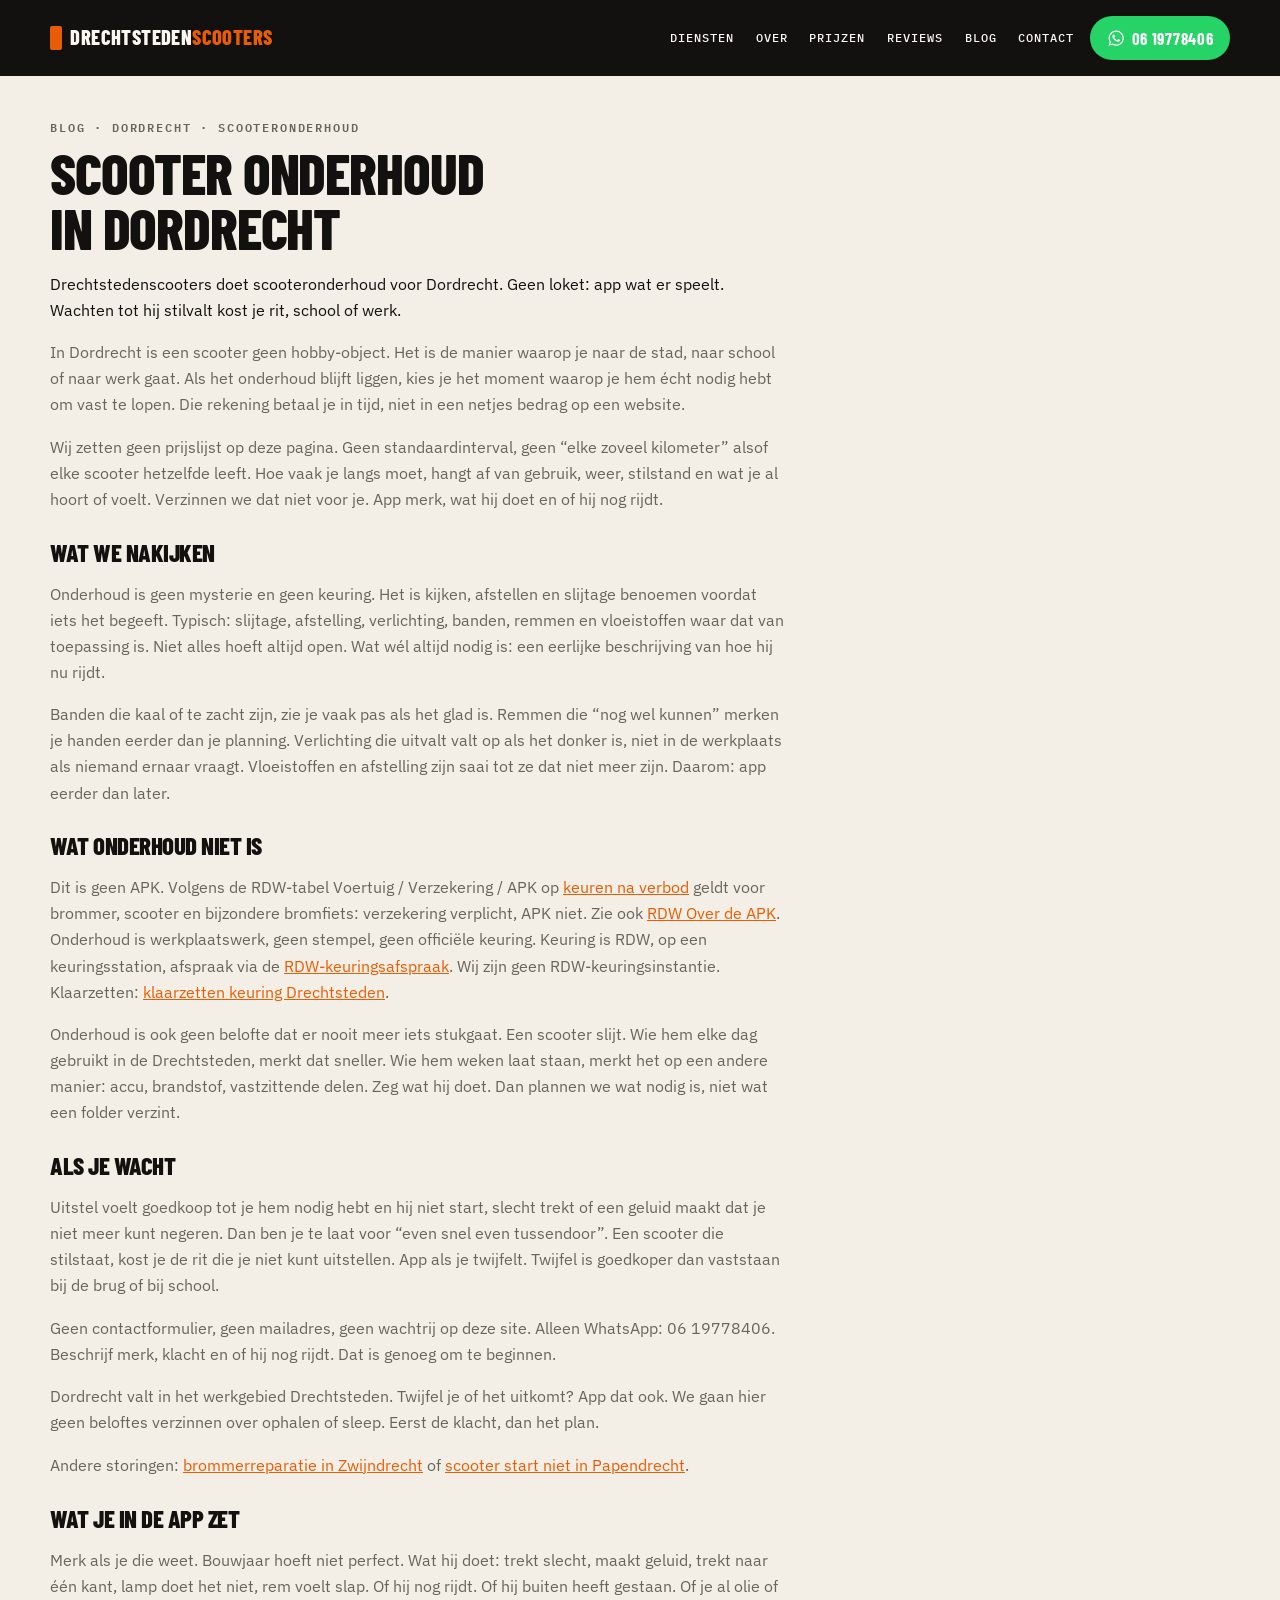
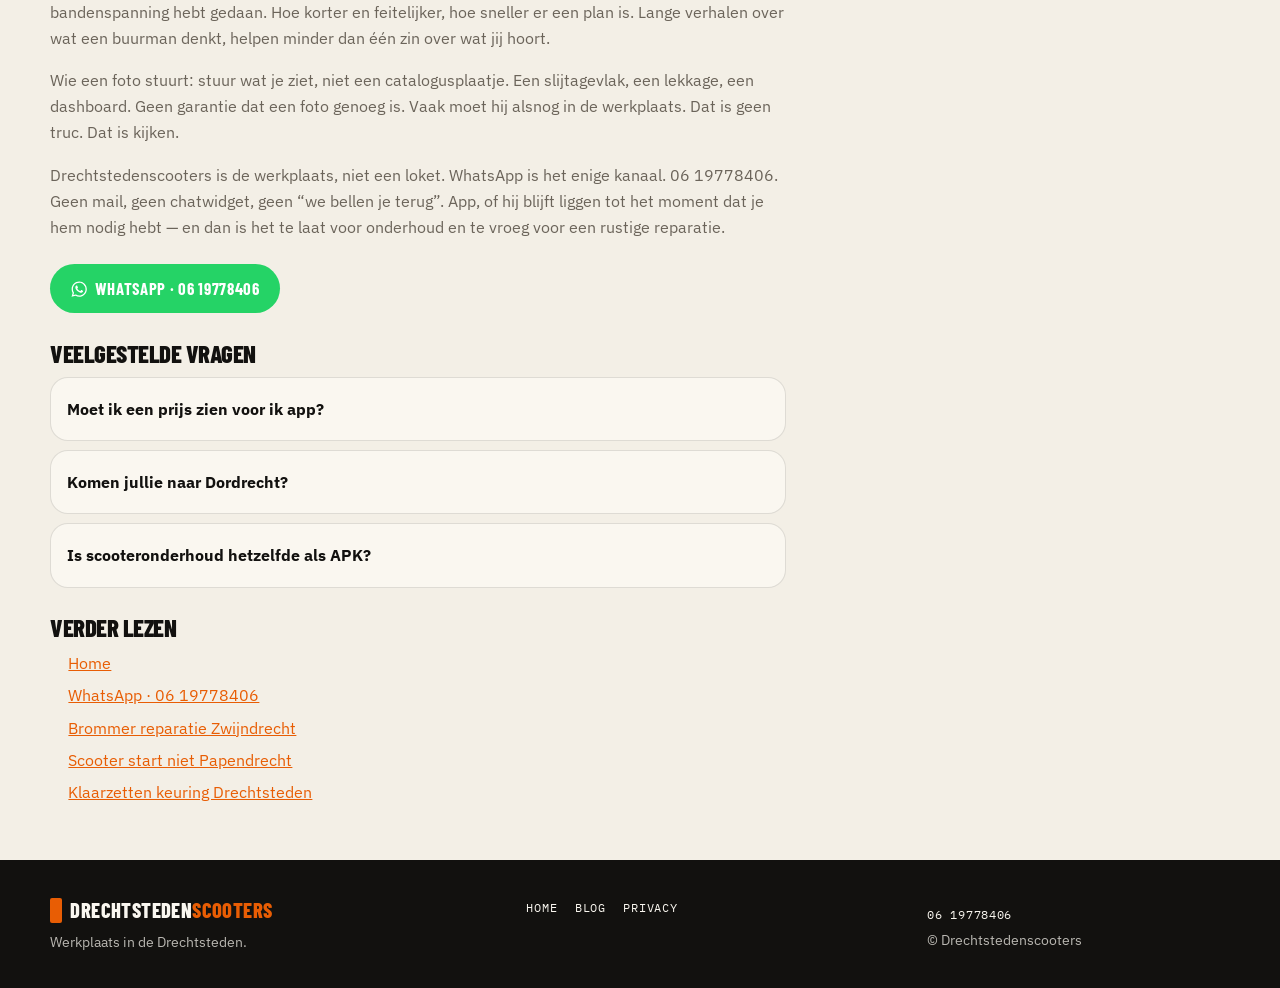
<file: blog/scooter-onderhoud-dordrecht.html>
<!DOCTYPE html>
<html lang="nl">
<head>
  <meta charset="utf-8">
  <meta name="viewport" content="width=device-width, initial-scale=1">
  <title>Scooter onderhoud Dordrecht | Drechtstedenscooters</title>
  <meta name="description" content="Scooteronderhoud in Dordrecht: check, afstelling, slijtage. Geen prijslijst. App de werkplaats: 06 19778406.">
  <meta name="robots" content="index, follow">
  <meta name="theme-color" content="#12110f">
  <link rel="canonical" href="https://www.drechtstedenscooters.nl/blog/scooter-onderhoud-dordrecht.html">
  <link rel="icon" href="../favicon.svg" type="image/svg+xml">
  <link rel="icon" href="../favicon.ico" sizes="32x32">
  <link rel="apple-touch-icon" href="../apple-touch-icon.png">
  <meta property="og:title" content="Scooter onderhoud Dordrecht | Drechtstedenscooters">
  <meta property="og:description" content="Scooteronderhoud in Dordrecht: check, afstelling, slijtage. Geen prijslijst. App de werkplaats: 06 19778406.">
  <meta property="og:locale" content="nl_NL">
  <meta property="og:type" content="article">
  <meta property="og:url" content="https://www.drechtstedenscooters.nl/blog/scooter-onderhoud-dordrecht.html">
  <meta property="og:site_name" content="Drechtstedenscooters">
  <meta property="og:image" content="https://www.drechtstedenscooters.nl/assets/hero.jpg">
  <meta property="og:image:alt" content="Crème-oranje vintage scooter in de werkplaats">
  <meta name="twitter:card" content="summary_large_image">
  <meta name="twitter:image" content="https://www.drechtstedenscooters.nl/assets/hero.jpg">
  <meta name="twitter:image:alt" content="Crème-oranje vintage scooter in de werkplaats">
  <link rel="preconnect" href="https://fonts.googleapis.com">
  <link rel="preconnect" href="https://fonts.gstatic.com" crossorigin>
  <link href="https://fonts.googleapis.com/css2?family=Barlow+Condensed:wght@600;700;800&family=IBM+Plex+Mono:wght@500;600&family=IBM+Plex+Sans:wght@400;500;600;700&display=swap" rel="stylesheet">
  <link rel="stylesheet" href="../styles.css">
  <script type="application/ld+json">
{
  "@context": "https://schema.org",
  "@graph": [
    {
      "@type": ["LocalBusiness", "AutoRepair"],
      "name": "Drechtstedenscooters",
      "url": "https://www.drechtstedenscooters.nl/",
      "telephone": "+31619778406",
      "image": "https://www.drechtstedenscooters.nl/assets/hero.jpg",
      "areaServed": [
        {"@type": "AdministrativeArea", "name": "Drechtsteden"},
        {"@type": "City", "name": "Dordrecht"},
        {"@type": "City", "name": "Zwijndrecht"},
        {"@type": "City", "name": "Papendrecht"},
        {"@type": "City", "name": "Hendrik-Ido-Ambacht"},
        {"@type": "City", "name": "Alblasserdam"},
        {"@type": "City", "name": "Sliedrecht"}
      ]
    },
    {
      "@type": "Service",
      "name": "Scooter onderhoud",
      "provider": {
        "@type": "LocalBusiness",
        "name": "Drechtstedenscooters",
        "telephone": "+31619778406"
      },
      "areaServed": {
        "@type": "City",
        "name": "Dordrecht"
      },
      "url": "https://www.drechtstedenscooters.nl/blog/scooter-onderhoud-dordrecht.html"
    },
    {
      "@type": "FAQPage",
      "mainEntity": [
        {
          "@type": "Question",
          "name": "Moet ik een prijs zien voor ik app?",
          "acceptedAnswer": {
            "@type": "Answer",
            "text": "Nee. Geen prijslijst online. App de klacht, merk en of de scooter nog rijdt."
          }
        },
        {
          "@type": "Question",
          "name": "Komen jullie naar Dordrecht?",
          "acceptedAnswer": {
            "@type": "Answer",
            "text": "Werkgebied is de Drechtsteden, waaronder Dordrecht. Twijfel of het uitkomt? App."
          }
        },
        {
          "@type": "Question",
          "name": "Is scooteronderhoud hetzelfde als APK?",
          "acceptedAnswer": {
            "@type": "Answer",
            "text": "Nee. Een scooter heeft geen APK-plicht volgens de RDW. Dit is onderhoud, geen keuring. Bron: https://www.rdw.nl/apk/over-de-apk"
          }
        }
      ]
    }
  ]
}
  </script>
</head>
<body class="page-inner">
  <a class="skip-link" href="#inhoud">Naar inhoud</a>
  <header class="site-header">
    <div class="wrap header-inner">
      <a class="logo" href="../">
        <span class="logo-mark" aria-hidden="true"></span>
        <span class="logo-text">Drechtsteden<span>scooters</span></span>
      </a>
      <nav id="hoofdmenu" class="nav" aria-label="Hoofdnavigatie">
        <a href="../#diensten">Diensten</a>
        <a href="../#over">Over</a>
        <a href="../#prijzen">Prijzen</a>
        <a href="../#reviews">Reviews</a>
        <a href="./">Blog</a>
        <a href="../#contact">Contact</a>
      </nav>
      <a class="btn btn-wa header-cta" href="https://wa.me/31619778406?text=Hoi%2C%20ik%20heb%20een%20vraag%20over%20mijn%20scooter" rel="noopener noreferrer" aria-label="WhatsApp 06 19778406">
        <svg class="wa-icon" viewBox="0 0 24 24" aria-hidden="true" focusable="false"><path fill="currentColor" d="M19.05 4.91A9.82 9.82 0 0 0 12.04 2C6.58 2 2.13 6.45 2.13 11.91c0 1.75.46 3.45 1.32 4.95L2 22l5.25-1.38a9.87 9.87 0 0 0 4.79 1.22h.01c5.46 0 9.91-4.45 9.91-9.91 0-2.65-1.03-5.14-2.91-7.02m-7.01 15.24h-.01a8.2 8.2 0 0 1-4.18-1.15l-.3-.18-3.12.82.83-3.04-.2-.31a8.18 8.18 0 0 1-1.26-4.38c0-4.54 3.7-8.24 8.25-8.24 2.2 0 4.27.86 5.82 2.42a8.18 8.18 0 0 1 2.41 5.83c.01 4.54-3.7 8.23-8.24 8.23m4.52-6.16c-.25-.12-1.47-.72-1.7-.81-.23-.08-.39-.12-.56.12-.17.25-.64.81-.79.97-.15.17-.29.19-.54.06-.25-.12-1.05-.39-2-1.23-.74-.66-1.24-1.47-1.38-1.72-.15-.25-.02-.38.11-.51.11-.11.25-.29.37-.43.12-.15.17-.25.25-.41.08-.17.04-.31-.02-.43-.06-.12-.56-1.34-.76-1.84-.2-.48-.4-.42-.56-.42h-.48c-.17 0-.43.06-.66.31-.23.25-.87.85-.87 2.07s.89 2.4 1.01 2.56c.12.17 1.75 2.67 4.23 3.74.59.26 1.05.41 1.41.52.59.19 1.13.16 1.56.1.48-.07 1.47-.6 1.67-1.18.21-.58.21-1.07.15-1.18-.06-.1-.23-.17-.48-.29"/></svg>
        06 19778406
      </a>
      <button class="nav-toggle" type="button" aria-expanded="false" aria-controls="hoofdmenu" aria-label="Menu">
        <span></span>
      </button>
    </div>
  </header>
  <main id="inhoud">
    <article class="wrap article">
      <p class="eyebrow">Blog · Dordrecht · scooteronderhoud</p>
      <h1>Scooter onderhoud in Dordrecht</h1>
      <p class="lede">Drechtstedenscooters doet scooteronderhoud voor Dordrecht. Geen loket: app wat er speelt. Wachten tot hij stilvalt kost je rit, school of werk.</p>
      <p>In Dordrecht is een scooter geen hobby-object. Het is de manier waarop je naar de stad, naar school of naar werk gaat. Als het onderhoud blijft liggen, kies je het moment waarop je hem écht nodig hebt om vast te lopen. Die rekening betaal je in tijd, niet in een netjes bedrag op een website.</p>
      <p>Wij zetten geen prijslijst op deze pagina. Geen standaardinterval, geen “elke zoveel kilometer” alsof elke scooter hetzelfde leeft. Hoe vaak je langs moet, hangt af van gebruik, weer, stilstand en wat je al hoort of voelt. Verzinnen we dat niet voor je. App merk, wat hij doet en of hij nog rijdt.</p>
      <h2>Wat we nakijken</h2>
      <p>Onderhoud is geen mysterie en geen keuring. Het is kijken, afstellen en slijtage benoemen voordat iets het begeeft. Typisch: slijtage, afstelling, verlichting, banden, remmen en vloeistoffen waar dat van toepassing is. Niet alles hoeft altijd open. Wat wél altijd nodig is: een eerlijke beschrijving van hoe hij nu rijdt.</p>
      <p>Banden die kaal of te zacht zijn, zie je vaak pas als het glad is. Remmen die “nog wel kunnen” merken je handen eerder dan je planning. Verlichting die uitvalt valt op als het donker is, niet in de werkplaats als niemand ernaar vraagt. Vloeistoffen en afstelling zijn saai tot ze dat niet meer zijn. Daarom: app eerder dan later.</p>
      <h2>Wat onderhoud niet is</h2>
      <p>Dit is geen APK. Volgens de RDW-tabel Voertuig / Verzekering / APK op <a href="https://www.rdw.nl/keuren/keuren-na-verbod-voor-rijden" rel="noopener noreferrer">keuren na verbod</a> geldt voor brommer, scooter en bijzondere bromfiets: verzekering verplicht, APK niet. Zie ook <a href="https://www.rdw.nl/apk/over-de-apk" rel="noopener noreferrer">RDW Over de APK</a>. Onderhoud is werkplaatswerk, geen stempel, geen officiële keuring. Keuring is RDW, op een keuringsstation, afspraak via de <a href="https://www.rdw.nl/keuren/keuringsafspraak-maken-aanpassen-of-afzeggen" rel="noopener noreferrer">RDW-keuringsafspraak</a>. Wij zijn geen RDW-keuringsinstantie. Klaarzetten: <a href="scooter-klaarzetten-keuring-drechtsteden.html">klaarzetten keuring Drechtsteden</a>.</p>
      <p>Onderhoud is ook geen belofte dat er nooit meer iets stukgaat. Een scooter slijt. Wie hem elke dag gebruikt in de Drechtsteden, merkt dat sneller. Wie hem weken laat staan, merkt het op een andere manier: accu, brandstof, vastzittende delen. Zeg wat hij doet. Dan plannen we wat nodig is, niet wat een folder verzint.</p>
      <h2>Als je wacht</h2>
      <p>Uitstel voelt goedkoop tot je hem nodig hebt en hij niet start, slecht trekt of een geluid maakt dat je niet meer kunt negeren. Dan ben je te laat voor “even snel even tussendoor”. Een scooter die stilstaat, kost je de rit die je niet kunt uitstellen. App als je twijfelt. Twijfel is goedkoper dan vaststaan bij de brug of bij school.</p>
      <p>Geen contactformulier, geen mailadres, geen wachtrij op deze site. Alleen WhatsApp: 06 19778406. Beschrijf merk, klacht en of hij nog rijdt. Dat is genoeg om te beginnen.</p>
      <p>Dordrecht valt in het werkgebied Drechtsteden. Twijfel je of het uitkomt? App dat ook. We gaan hier geen beloftes verzinnen over ophalen of sleep. Eerst de klacht, dan het plan.</p>
      <p>Andere storingen: <a href="brommer-reparatie-zwijndrecht.html">brommerreparatie in Zwijndrecht</a> of <a href="scooter-start-niet-papendrecht.html">scooter start niet in Papendrecht</a>.</p>
      <h2>Wat je in de app zet</h2>
      <p>Merk als je die weet. Bouwjaar hoeft niet perfect. Wat hij doet: trekt slecht, maakt geluid, trekt naar één kant, lamp doet het niet, rem voelt slap. Of hij nog rijdt. Of hij buiten heeft gestaan. Of je al olie of bandenspanning hebt gedaan. Hoe korter en feitelijker, hoe sneller er een plan is. Lange verhalen over wat een buurman denkt, helpen minder dan één zin over wat jij hoort.</p>
      <p>Wie een foto stuurt: stuur wat je ziet, niet een catalogusplaatje. Een slijtagevlak, een lekkage, een dashboard. Geen garantie dat een foto genoeg is. Vaak moet hij alsnog in de werkplaats. Dat is geen truc. Dat is kijken.</p>
      <p>Drechtstedenscooters is de werkplaats, niet een loket. WhatsApp is het enige kanaal. 06 19778406. Geen mail, geen chatwidget, geen “we bellen je terug”. App, of hij blijft liggen tot het moment dat je hem nodig hebt — en dan is het te laat voor onderhoud en te vroeg voor een rustige reparatie.</p>
      <p class="hero-actions">
        <a class="btn btn-wa" href="https://wa.me/31619778406?text=Hoi%2C%20ik%20wil%20scooteronderhoud%20in%20Dordrecht" rel="noopener noreferrer">
            <svg class="wa-icon" viewBox="0 0 24 24" aria-hidden="true" focusable="false">
              <path fill="currentColor" d="M19.05 4.91A9.82 9.82 0 0 0 12.04 2C6.58 2 2.13 6.45 2.13 11.91c0 1.75.46 3.45 1.32 4.95L2 22l5.25-1.38a9.87 9.87 0 0 0 4.79 1.22h.01c5.46 0 9.91-4.45 9.91-9.91 0-2.65-1.03-5.14-2.91-7.02m-7.01 15.24h-.01a8.2 8.2 0 0 1-4.18-1.15l-.3-.18-3.12.82.83-3.04-.2-.31a8.18 8.18 0 0 1-1.26-4.38c0-4.54 3.7-8.24 8.25-8.24 2.2 0 4.27.86 5.82 2.42a8.18 8.18 0 0 1 2.41 5.83c.01 4.54-3.7 8.23-8.24 8.23m4.52-6.16c-.25-.12-1.47-.72-1.7-.81-.23-.08-.39-.12-.56.12-.17.25-.64.81-.79.97-.15.17-.29.19-.54.06-.25-.12-1.05-.39-2-1.23-.74-.66-1.24-1.47-1.38-1.72-.15-.25-.02-.38.11-.51.11-.11.25-.29.37-.43.12-.15.17-.25.25-.41.08-.17.04-.31-.02-.43-.06-.12-.56-1.34-.76-1.84-.2-.48-.4-.42-.56-.42h-.48c-.17 0-.43.06-.66.31-.23.25-.87.85-.87 2.07s.89 2.4 1.01 2.56c.12.17 1.75 2.67 4.23 3.74.59.26 1.05.41 1.41.52.59.19 1.13.16 1.56.1.48-.07 1.47-.6 1.67-1.18.21-.58.21-1.07.15-1.18-.06-.1-.23-.17-.48-.29"/>
            </svg>
          WhatsApp · 06 19778406
        </a>
      </p>
      <h2>Veelgestelde vragen</h2>
        <div class="faq">
          <details>
            <summary>Moet ik een prijs zien voor ik app?</summary>
            <p>Nee. Geen prijslijst online. App de klacht, merk en of de scooter nog rijdt.</p>
          </details>
          <details>
            <summary>Komen jullie naar Dordrecht?</summary>
            <p>Werkgebied is de Drechtsteden, waaronder Dordrecht. Twijfel of het uitkomt? App.</p>
          </details>
          <details>
            <summary>Is scooteronderhoud hetzelfde als APK?</summary>
            <p>Nee. Volgens de RDW heeft een scooter geen APK-plicht. Dit is onderhoud, geen keuring. Zie <a href="https://www.rdw.nl/apk/over-de-apk" rel="noopener noreferrer">RDW: over de APK</a>.</p>
          </details>
        </div>
      <h2>Verder lezen</h2>
        <ul class="article-links">
          <li><a href="../">Home</a></li>
          <li><a href="https://wa.me/31619778406?text=Hoi%2C%20ik%20wil%20scooteronderhoud%20in%20Dordrecht">WhatsApp · 06 19778406</a></li>
          <li><a href="brommer-reparatie-zwijndrecht.html">Brommer reparatie Zwijndrecht</a></li>
          <li><a href="scooter-start-niet-papendrecht.html">Scooter start niet Papendrecht</a></li>
          <li><a href="scooter-klaarzetten-keuring-drechtsteden.html">Klaarzetten keuring Drechtsteden</a></li>
        </ul>
    </article>
  </main>
  <footer class="site-footer">
    <div class="wrap footer-grid">
      <div>
        <p class="logo footer-logo">
          <span class="logo-mark" aria-hidden="true"></span>
          <span class="logo-text">Drechtsteden<span>scooters</span></span>
        </p>
        <p class="footer-tag">Werkplaats in de Drechtsteden.</p>
      </div>
      <nav aria-label="Footer">
        <a href="../">Home</a>
        <a href="./">Blog</a>
        <a href="../privacy.html">Privacy</a>
      </nav>
      <div class="footer-meta">
        <p><a href="https://wa.me/31619778406" rel="noopener noreferrer">06 19778406</a></p>
        <p>© Drechtstedenscooters</p>
      </div>
    </div>
  </footer>
  <script src="../nav.js"></script>
</body>
</html>
</file>
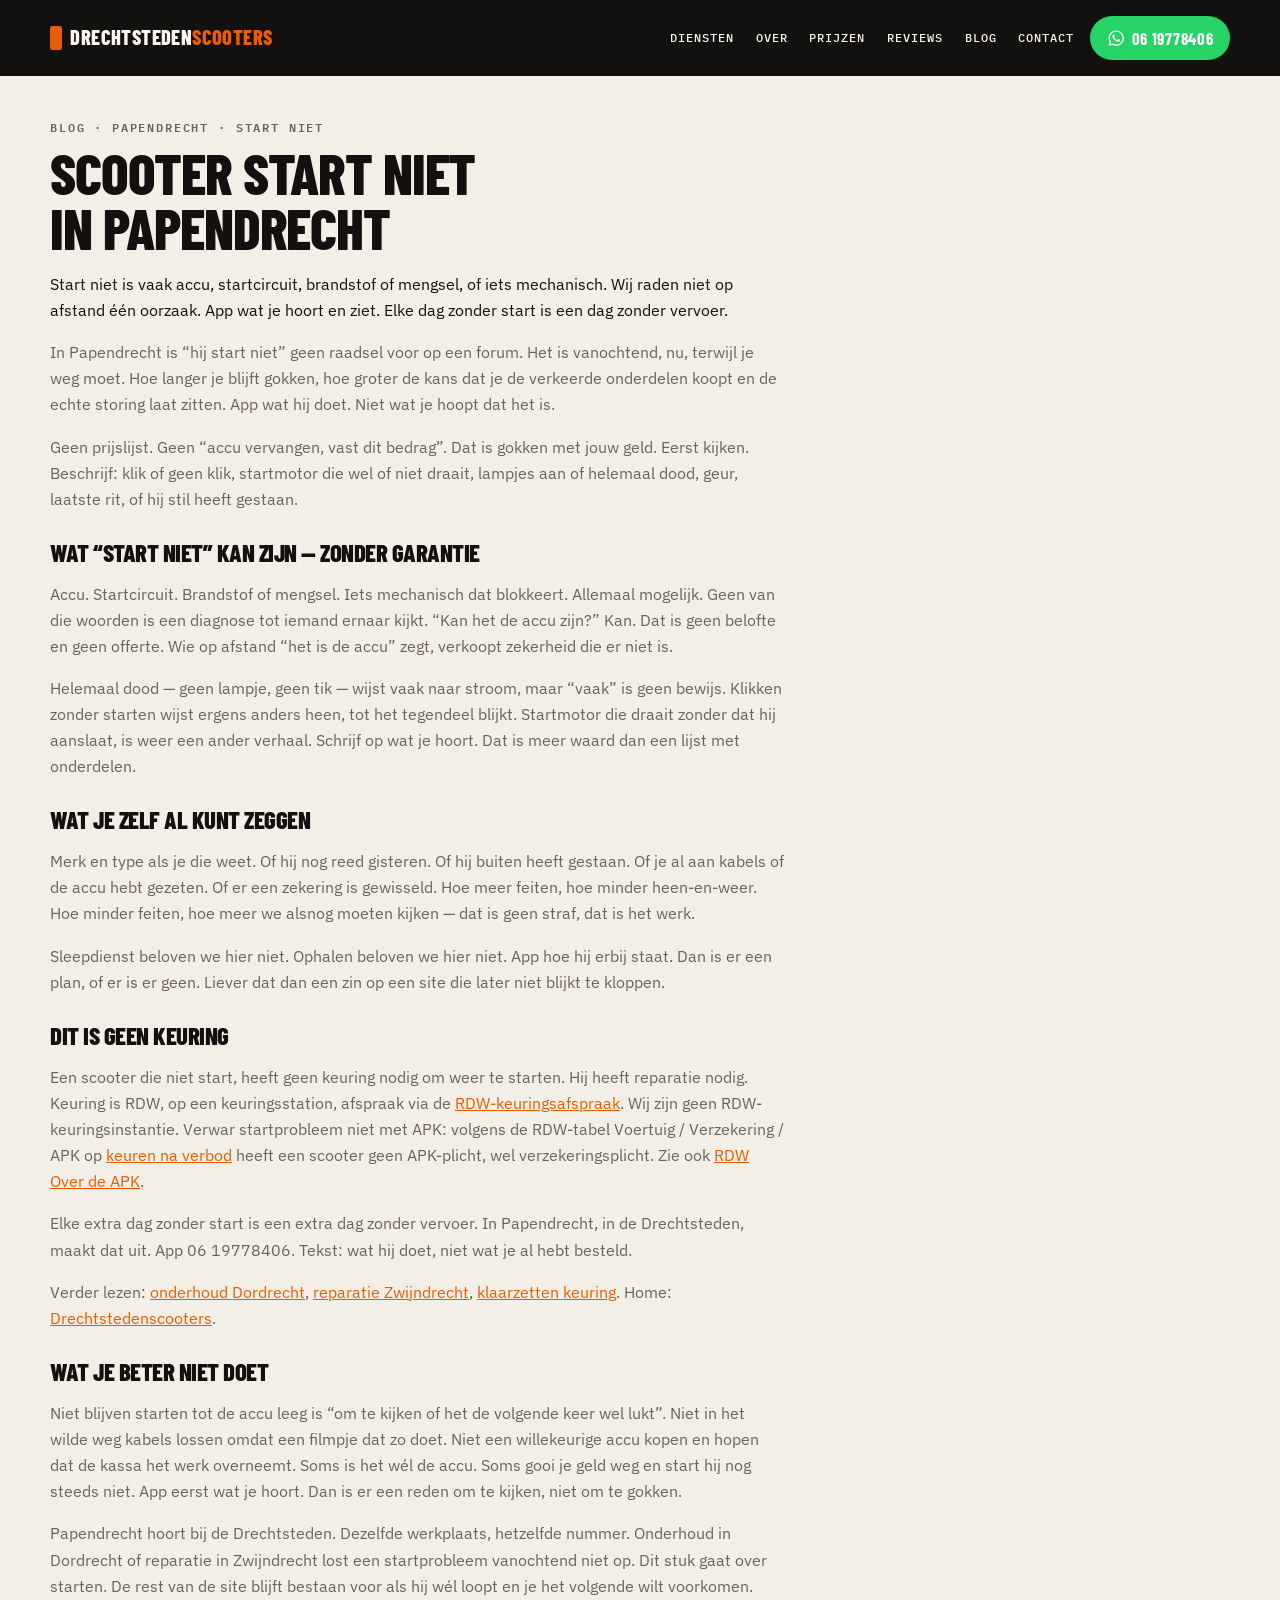
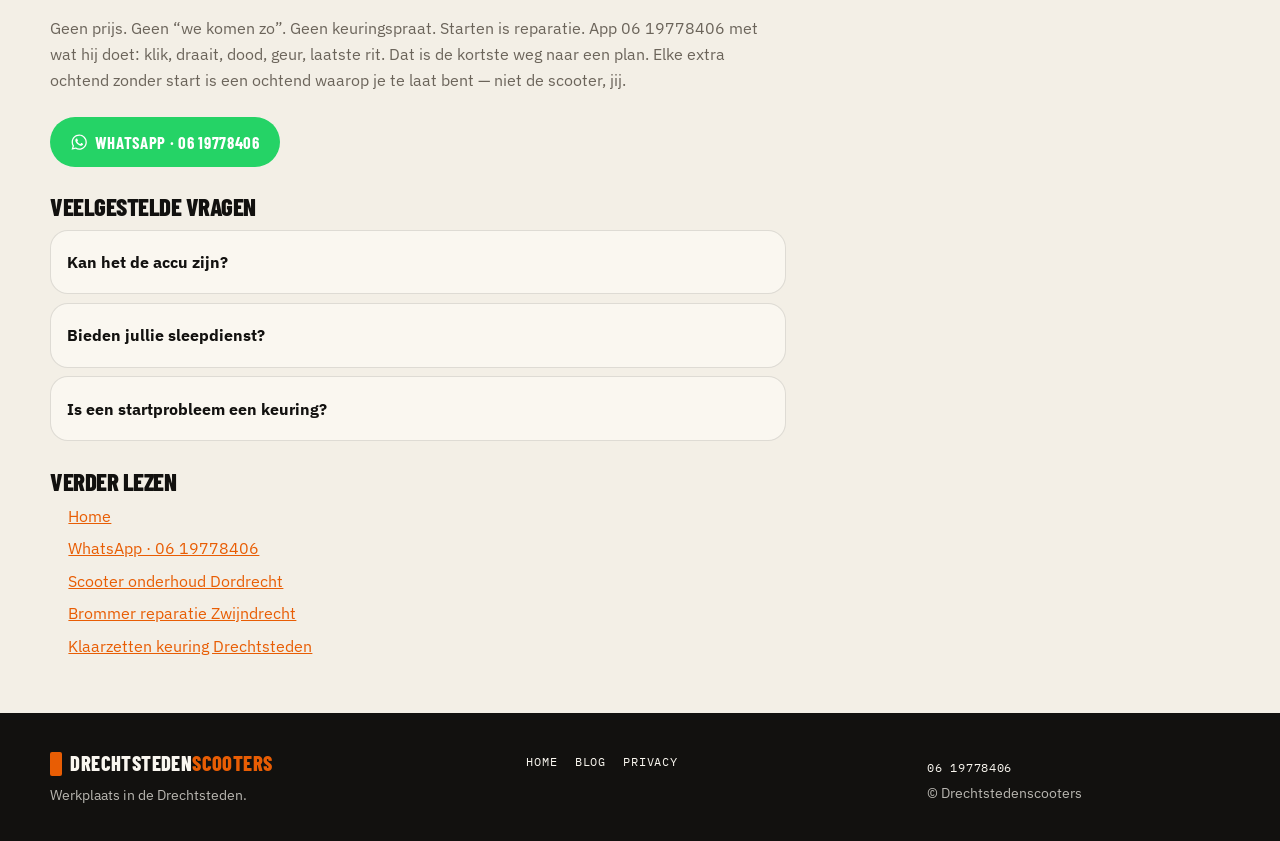
<file: blog/scooter-start-niet-papendrecht.html>
<!DOCTYPE html>
<html lang="nl">
<head>
  <meta charset="utf-8">
  <meta name="viewport" content="width=device-width, initial-scale=1">
  <title>Scooter start niet Papendrecht | Drechtstedenscooters</title>
  <meta name="description" content="Scooter start niet in Papendrecht? Beschrijf klik, startmotor of helemaal dood. App 06 19778406. Geen prijslijst.">
  <meta name="robots" content="index, follow">
  <meta name="theme-color" content="#12110f">
  <link rel="canonical" href="https://www.drechtstedenscooters.nl/blog/scooter-start-niet-papendrecht.html">
  <link rel="icon" href="../favicon.svg" type="image/svg+xml">
  <link rel="icon" href="../favicon.ico" sizes="32x32">
  <link rel="apple-touch-icon" href="../apple-touch-icon.png">
  <meta property="og:title" content="Scooter start niet Papendrecht | Drechtstedenscooters">
  <meta property="og:description" content="Scooter start niet in Papendrecht? Beschrijf klik, startmotor of helemaal dood. App 06 19778406. Geen prijslijst.">
  <meta property="og:locale" content="nl_NL">
  <meta property="og:type" content="article">
  <meta property="og:url" content="https://www.drechtstedenscooters.nl/blog/scooter-start-niet-papendrecht.html">
  <meta property="og:site_name" content="Drechtstedenscooters">
  <meta property="og:image" content="https://www.drechtstedenscooters.nl/assets/hero.jpg">
  <meta property="og:image:alt" content="Crème-oranje vintage scooter in de werkplaats">
  <meta name="twitter:card" content="summary_large_image">
  <meta name="twitter:image" content="https://www.drechtstedenscooters.nl/assets/hero.jpg">
  <meta name="twitter:image:alt" content="Crème-oranje vintage scooter in de werkplaats">
  <link rel="preconnect" href="https://fonts.googleapis.com">
  <link rel="preconnect" href="https://fonts.gstatic.com" crossorigin>
  <link href="https://fonts.googleapis.com/css2?family=Barlow+Condensed:wght@600;700;800&family=IBM+Plex+Mono:wght@500;600&family=IBM+Plex+Sans:wght@400;500;600;700&display=swap" rel="stylesheet">
  <link rel="stylesheet" href="../styles.css">
  <script type="application/ld+json">
{
  "@context": "https://schema.org",
  "@graph": [
    {
      "@type": ["LocalBusiness", "AutoRepair"],
      "name": "Drechtstedenscooters",
      "url": "https://www.drechtstedenscooters.nl/",
      "telephone": "+31619778406",
      "image": "https://www.drechtstedenscooters.nl/assets/hero.jpg",
      "areaServed": [
        {"@type": "AdministrativeArea", "name": "Drechtsteden"},
        {"@type": "City", "name": "Dordrecht"},
        {"@type": "City", "name": "Zwijndrecht"},
        {"@type": "City", "name": "Papendrecht"},
        {"@type": "City", "name": "Hendrik-Ido-Ambacht"},
        {"@type": "City", "name": "Alblasserdam"},
        {"@type": "City", "name": "Sliedrecht"}
      ]
    },
    {
      "@type": "Service",
      "name": "Scooter start niet",
      "provider": {
        "@type": "LocalBusiness",
        "name": "Drechtstedenscooters",
        "telephone": "+31619778406"
      },
      "areaServed": {
        "@type": "City",
        "name": "Papendrecht"
      },
      "url": "https://www.drechtstedenscooters.nl/blog/scooter-start-niet-papendrecht.html"
    },
    {
      "@type": "FAQPage",
      "mainEntity": [
        {
          "@type": "Question",
          "name": "Kan het de accu zijn?",
          "acceptedAnswer": {
            "@type": "Answer",
            "text": "Kan. Zeggen we pas na kijken, niet als garantie."
          }
        },
        {
          "@type": "Question",
          "name": "Bieden jullie sleepdienst?",
          "acceptedAnswer": {
            "@type": "Answer",
            "text": "App hoe hij erbij staat. Geen belofte over ophalen op deze pagina."
          }
        },
        {
          "@type": "Question",
          "name": "Is een startprobleem een keuring?",
          "acceptedAnswer": {
            "@type": "Answer",
            "text": "Nee. Starten is reparatie. Keuring is RDW, niet deze werkplaats."
          }
        }
      ]
    }
  ]
}
  </script>
</head>
<body class="page-inner">
  <a class="skip-link" href="#inhoud">Naar inhoud</a>
  <header class="site-header">
    <div class="wrap header-inner">
      <a class="logo" href="../">
        <span class="logo-mark" aria-hidden="true"></span>
        <span class="logo-text">Drechtsteden<span>scooters</span></span>
      </a>
      <nav id="hoofdmenu" class="nav" aria-label="Hoofdnavigatie">
        <a href="../#diensten">Diensten</a>
        <a href="../#over">Over</a>
        <a href="../#prijzen">Prijzen</a>
        <a href="../#reviews">Reviews</a>
        <a href="./">Blog</a>
        <a href="../#contact">Contact</a>
      </nav>
      <a class="btn btn-wa header-cta" href="https://wa.me/31619778406?text=Hoi%2C%20ik%20heb%20een%20vraag%20over%20mijn%20scooter" rel="noopener noreferrer" aria-label="WhatsApp 06 19778406">
        <svg class="wa-icon" viewBox="0 0 24 24" aria-hidden="true" focusable="false"><path fill="currentColor" d="M19.05 4.91A9.82 9.82 0 0 0 12.04 2C6.58 2 2.13 6.45 2.13 11.91c0 1.75.46 3.45 1.32 4.95L2 22l5.25-1.38a9.87 9.87 0 0 0 4.79 1.22h.01c5.46 0 9.91-4.45 9.91-9.91 0-2.65-1.03-5.14-2.91-7.02m-7.01 15.24h-.01a8.2 8.2 0 0 1-4.18-1.15l-.3-.18-3.12.82.83-3.04-.2-.31a8.18 8.18 0 0 1-1.26-4.38c0-4.54 3.7-8.24 8.25-8.24 2.2 0 4.27.86 5.82 2.42a8.18 8.18 0 0 1 2.41 5.83c.01 4.54-3.7 8.23-8.24 8.23m4.52-6.16c-.25-.12-1.47-.72-1.7-.81-.23-.08-.39-.12-.56.12-.17.25-.64.81-.79.97-.15.17-.29.19-.54.06-.25-.12-1.05-.39-2-1.23-.74-.66-1.24-1.47-1.38-1.72-.15-.25-.02-.38.11-.51.11-.11.25-.29.37-.43.12-.15.17-.25.25-.41.08-.17.04-.31-.02-.43-.06-.12-.56-1.34-.76-1.84-.2-.48-.4-.42-.56-.42h-.48c-.17 0-.43.06-.66.31-.23.25-.87.85-.87 2.07s.89 2.4 1.01 2.56c.12.17 1.75 2.67 4.23 3.74.59.26 1.05.41 1.41.52.59.19 1.13.16 1.56.1.48-.07 1.47-.6 1.67-1.18.21-.58.21-1.07.15-1.18-.06-.1-.23-.17-.48-.29"/></svg>
        06 19778406
      </a>
      <button class="nav-toggle" type="button" aria-expanded="false" aria-controls="hoofdmenu" aria-label="Menu">
        <span></span>
      </button>
    </div>
  </header>
  <main id="inhoud">
    <article class="wrap article">
      <p class="eyebrow">Blog · Papendrecht · start niet</p>
      <h1>Scooter start niet in Papendrecht</h1>
      <p class="lede">Start niet is vaak accu, startcircuit, brandstof of mengsel, of iets mechanisch. Wij raden niet op afstand één oorzaak. App wat je hoort en ziet. Elke dag zonder start is een dag zonder vervoer.</p>
      <p>In Papendrecht is “hij start niet” geen raadsel voor op een forum. Het is vanochtend, nu, terwijl je weg moet. Hoe langer je blijft gokken, hoe groter de kans dat je de verkeerde onderdelen koopt en de echte storing laat zitten. App wat hij doet. Niet wat je hoopt dat het is.</p>
      <p>Geen prijslijst. Geen “accu vervangen, vast dit bedrag”. Dat is gokken met jouw geld. Eerst kijken. Beschrijf: klik of geen klik, startmotor die wel of niet draait, lampjes aan of helemaal dood, geur, laatste rit, of hij stil heeft gestaan.</p>
      <h2>Wat “start niet” kan zijn — zonder garantie</h2>
      <p>Accu. Startcircuit. Brandstof of mengsel. Iets mechanisch dat blokkeert. Allemaal mogelijk. Geen van die woorden is een diagnose tot iemand ernaar kijkt. “Kan het de accu zijn?” Kan. Dat is geen belofte en geen offerte. Wie op afstand “het is de accu” zegt, verkoopt zekerheid die er niet is.</p>
      <p>Helemaal dood — geen lampje, geen tik — wijst vaak naar stroom, maar “vaak” is geen bewijs. Klikken zonder starten wijst ergens anders heen, tot het tegendeel blijkt. Startmotor die draait zonder dat hij aanslaat, is weer een ander verhaal. Schrijf op wat je hoort. Dat is meer waard dan een lijst met onderdelen.</p>
      <h2>Wat je zelf al kunt zeggen</h2>
      <p>Merk en type als je die weet. Of hij nog reed gisteren. Of hij buiten heeft gestaan. Of je al aan kabels of de accu hebt gezeten. Of er een zekering is gewisseld. Hoe meer feiten, hoe minder heen-en-weer. Hoe minder feiten, hoe meer we alsnog moeten kijken — dat is geen straf, dat is het werk.</p>
      <p>Sleepdienst beloven we hier niet. Ophalen beloven we hier niet. App hoe hij erbij staat. Dan is er een plan, of er is er geen. Liever dat dan een zin op een site die later niet blijkt te kloppen.</p>
      <h2>Dit is geen keuring</h2>
      <p>Een scooter die niet start, heeft geen keuring nodig om weer te starten. Hij heeft reparatie nodig. Keuring is RDW, op een keuringsstation, afspraak via de <a href="https://www.rdw.nl/keuren/keuringsafspraak-maken-aanpassen-of-afzeggen" rel="noopener noreferrer">RDW-keuringsafspraak</a>. Wij zijn geen RDW-keuringsinstantie. Verwar startprobleem niet met APK: volgens de RDW-tabel Voertuig / Verzekering / APK op <a href="https://www.rdw.nl/keuren/keuren-na-verbod-voor-rijden" rel="noopener noreferrer">keuren na verbod</a> heeft een scooter geen APK-plicht, wel verzekeringsplicht. Zie ook <a href="https://www.rdw.nl/apk/over-de-apk" rel="noopener noreferrer">RDW Over de APK</a>.</p>
      <p>Elke extra dag zonder start is een extra dag zonder vervoer. In Papendrecht, in de Drechtsteden, maakt dat uit. App 06 19778406. Tekst: wat hij doet, niet wat je al hebt besteld.</p>
      <p>Verder lezen: <a href="scooter-onderhoud-dordrecht.html">onderhoud Dordrecht</a>, <a href="brommer-reparatie-zwijndrecht.html">reparatie Zwijndrecht</a>, <a href="scooter-klaarzetten-keuring-drechtsteden.html">klaarzetten keuring</a>. Home: <a href="../">Drechtstedenscooters</a>.</p>
      <h2>Wat je beter niet doet</h2>
      <p>Niet blijven starten tot de accu leeg is “om te kijken of het de volgende keer wel lukt”. Niet in het wilde weg kabels lossen omdat een filmpje dat zo doet. Niet een willekeurige accu kopen en hopen dat de kassa het werk overneemt. Soms is het wél de accu. Soms gooi je geld weg en start hij nog steeds niet. App eerst wat je hoort. Dan is er een reden om te kijken, niet om te gokken.</p>
      <p>Papendrecht hoort bij de Drechtsteden. Dezelfde werkplaats, hetzelfde nummer. Onderhoud in Dordrecht of reparatie in Zwijndrecht lost een startprobleem vanochtend niet op. Dit stuk gaat over starten. De rest van de site blijft bestaan voor als hij wél loopt en je het volgende wilt voorkomen.</p>
      <p>Geen prijs. Geen “we komen zo”. Geen keuringspraat. Starten is reparatie. App 06 19778406 met wat hij doet: klik, draait, dood, geur, laatste rit. Dat is de kortste weg naar een plan. Elke extra ochtend zonder start is een ochtend waarop je te laat bent — niet de scooter, jij.</p>
      <p class="hero-actions">
        <a class="btn btn-wa" href="https://wa.me/31619778406?text=Hoi%2C%20scooter%20start%20niet%20Papendrecht" rel="noopener noreferrer">
            <svg class="wa-icon" viewBox="0 0 24 24" aria-hidden="true" focusable="false">
              <path fill="currentColor" d="M19.05 4.91A9.82 9.82 0 0 0 12.04 2C6.58 2 2.13 6.45 2.13 11.91c0 1.75.46 3.45 1.32 4.95L2 22l5.25-1.38a9.87 9.87 0 0 0 4.79 1.22h.01c5.46 0 9.91-4.45 9.91-9.91 0-2.65-1.03-5.14-2.91-7.02m-7.01 15.24h-.01a8.2 8.2 0 0 1-4.18-1.15l-.3-.18-3.12.82.83-3.04-.2-.31a8.18 8.18 0 0 1-1.26-4.38c0-4.54 3.7-8.24 8.25-8.24 2.2 0 4.27.86 5.82 2.42a8.18 8.18 0 0 1 2.41 5.83c.01 4.54-3.7 8.23-8.24 8.23m4.52-6.16c-.25-.12-1.47-.72-1.7-.81-.23-.08-.39-.12-.56.12-.17.25-.64.81-.79.97-.15.17-.29.19-.54.06-.25-.12-1.05-.39-2-1.23-.74-.66-1.24-1.47-1.38-1.72-.15-.25-.02-.38.11-.51.11-.11.25-.29.37-.43.12-.15.17-.25.25-.41.08-.17.04-.31-.02-.43-.06-.12-.56-1.34-.76-1.84-.2-.48-.4-.42-.56-.42h-.48c-.17 0-.43.06-.66.31-.23.25-.87.85-.87 2.07s.89 2.4 1.01 2.56c.12.17 1.75 2.67 4.23 3.74.59.26 1.05.41 1.41.52.59.19 1.13.16 1.56.1.48-.07 1.47-.6 1.67-1.18.21-.58.21-1.07.15-1.18-.06-.1-.23-.17-.48-.29"/>
            </svg>
          WhatsApp · 06 19778406
        </a>
      </p>
      <h2>Veelgestelde vragen</h2>
        <div class="faq">
          <details>
            <summary>Kan het de accu zijn?</summary>
            <p>Kan. Zeggen we pas na kijken, niet als garantie.</p>
          </details>
          <details>
            <summary>Bieden jullie sleepdienst?</summary>
            <p>App hoe hij erbij staat. Geen belofte over ophalen op deze pagina.</p>
          </details>
          <details>
            <summary>Is een startprobleem een keuring?</summary>
            <p>Nee. Starten is reparatie. Keuring is RDW, niet deze werkplaats.</p>
          </details>
        </div>
      <h2>Verder lezen</h2>
        <ul class="article-links">
          <li><a href="../">Home</a></li>
          <li><a href="https://wa.me/31619778406?text=Hoi%2C%20scooter%20start%20niet%20Papendrecht">WhatsApp · 06 19778406</a></li>
          <li><a href="scooter-onderhoud-dordrecht.html">Scooter onderhoud Dordrecht</a></li>
          <li><a href="brommer-reparatie-zwijndrecht.html">Brommer reparatie Zwijndrecht</a></li>
          <li><a href="scooter-klaarzetten-keuring-drechtsteden.html">Klaarzetten keuring Drechtsteden</a></li>
        </ul>
    </article>
  </main>
  <footer class="site-footer">
    <div class="wrap footer-grid">
      <div>
        <p class="logo footer-logo">
          <span class="logo-mark" aria-hidden="true"></span>
          <span class="logo-text">Drechtsteden<span>scooters</span></span>
        </p>
        <p class="footer-tag">Werkplaats in de Drechtsteden.</p>
      </div>
      <nav aria-label="Footer">
        <a href="../">Home</a>
        <a href="./">Blog</a>
        <a href="../privacy.html">Privacy</a>
      </nav>
      <div class="footer-meta">
        <p><a href="https://wa.me/31619778406" rel="noopener noreferrer">06 19778406</a></p>
        <p>© Drechtstedenscooters</p>
      </div>
    </div>
  </footer>
  <script src="../nav.js"></script>
</body>
</html>
</file>
<file: styles.css>
/* Drechtstedenscooters — workshop homepage */

:root {
  --ink: #12110f;
  --paper: #f3efe6;
  --cream: #faf7f0;
  --accent: #e85d04;
  --accent-2: #f48c06;
  --muted: #6b645a;
  --wa: #25d366;
  --wa-hover: #1ebe57;
  --radius: 18px;
  --nav-h: 76px;
  --max: 1180px;
  --line: rgba(18, 17, 15, 0.12);
  --shadow: 0 18px 40px rgba(18, 17, 15, 0.12);
  --font-display: "Barlow Condensed", "Arial Narrow", sans-serif;
  --font-sans: "IBM Plex Sans", "Segoe UI", sans-serif;
  --font-mono: "IBM Plex Mono", ui-monospace, monospace;
}

*,
*::before,
*::after {
  box-sizing: border-box;
}

html {
  scroll-behavior: smooth;
  background: var(--paper);
}

body {
  margin: 0;
  font-family: var(--font-sans);
  background: var(--paper);
  color: var(--ink);
  line-height: 1.6;
  font-size: 1.02rem;
  font-weight: 400;
}

img {
  max-width: 100%;
  height: auto;
  display: block;
}

a {
  color: var(--accent);
}

a:hover {
  color: var(--accent-2);
}

:focus-visible {
  outline: 3px solid var(--accent);
  outline-offset: 3px;
}

.skip-link {
  position: absolute;
  left: 0.75rem;
  top: -4rem;
  background: var(--accent);
  color: #fff;
  padding: 0.5rem 0.8rem;
  z-index: 80;
  font-weight: 700;
  text-decoration: none;
  border-radius: 999px;
}

.skip-link:focus {
  top: 0.85rem;
}

.wrap {
  width: min(100% - 2.4rem, var(--max));
  margin-inline: auto;
}

.eyebrow {
  margin: 0 0 0.55rem;
  font-family: var(--font-mono);
  font-size: 0.72rem;
  font-weight: 600;
  letter-spacing: 0.16em;
  text-transform: uppercase;
  color: var(--accent);
}

h1,
h2,
h3,
.logo-text {
  font-family: var(--font-display);
  letter-spacing: -0.02em;
  line-height: 0.95;
}

h1 {
  margin: 0;
  font-size: clamp(3rem, 8vw, 6.4rem);
  font-weight: 800;
  text-transform: uppercase;
}

h2 {
  margin: 0;
  font-size: clamp(2.1rem, 4.4vw, 3.6rem);
  font-weight: 800;
  text-transform: uppercase;
}

h3 {
  margin: 0 0 0.4rem;
  font-size: 1.45rem;
  font-weight: 700;
  text-transform: uppercase;
}

.lede,
.section-intro {
  color: var(--muted);
  max-width: 38rem;
}

.section-intro {
  margin: 0.7rem 0 0;
}

.btn {
  display: inline-flex;
  align-items: center;
  justify-content: center;
  gap: 0.4rem;
  text-decoration: none;
  border: 0;
  cursor: pointer;
  font-family: var(--font-display);
  font-weight: 700;
  font-size: 1.05rem;
  letter-spacing: 0.04em;
  text-transform: uppercase;
  min-height: 2.9rem;
  padding: 0.7rem 1.25rem;
}

.btn-pill {
  background: var(--accent);
  color: #fff;
  border-radius: 999px;
}

.btn-pill:hover {
  background: var(--accent-2);
  color: #fff;
}

.btn-ghost {
  background: transparent;
  color: #fff;
  border: 2px solid rgba(255, 255, 255, 0.55);
  border-radius: 999px;
}

.btn-ghost:hover {
  border-color: #fff;
  color: #fff;
}

.btn-ghost-ink {
  background: transparent;
  color: var(--ink);
  border: 2px solid var(--ink);
  border-radius: 999px;
}

.btn-ghost-ink:hover {
  background: var(--ink);
  color: var(--cream);
}

.btn-wa {
  background: var(--wa);
  color: #fff;
  border-radius: 999px;
}

.btn-wa:hover {
  background: var(--wa-hover);
  color: #fff;
}

.wa-icon {
  width: 1.15rem;
  height: 1.15rem;
  flex-shrink: 0;
}

/* Header */

.site-header {
  position: fixed;
  inset: 0 0 auto;
  z-index: 50;
  height: var(--nav-h);
  background: var(--ink);
  color: var(--cream);
}

.header-inner {
  display: flex;
  align-items: center;
  gap: 1rem;
  height: var(--nav-h);
}

.logo {
  display: inline-flex;
  align-items: center;
  gap: 0.55rem;
  text-decoration: none;
  color: inherit;
  margin-right: auto;
}

.logo:hover {
  color: inherit;
}

.logo-mark {
  width: 0.72rem;
  height: 1.55rem;
  background: var(--accent);
  border-radius: 2px;
  flex-shrink: 0;
}

.logo-text {
  font-size: 1.28rem;
  font-weight: 800;
  text-transform: uppercase;
  letter-spacing: 0.02em;
}

.logo-text span {
  color: var(--accent);
}

.nav {
  display: none;
}

.nav a {
  color: var(--cream);
  text-decoration: none;
  font-family: var(--font-mono);
  font-size: 0.78rem;
  font-weight: 500;
  letter-spacing: 0.08em;
  text-transform: uppercase;
}

.nav a:hover,
.nav a[aria-current="page"] {
  color: var(--accent-2);
}

.header-cta {
  display: inline-flex;
  padding: 0.45rem 0.75rem;
  min-height: 2.35rem;
  font-size: 0.92rem;
}

.nav-toggle {
  width: 2.6rem;
  height: 2.6rem;
  border: 1px solid rgba(250, 247, 240, 0.2);
  background: transparent;
  border-radius: 8px;
  padding: 0;
  cursor: pointer;
  position: relative;
}

.nav-toggle span,
.nav-toggle span::before,
.nav-toggle span::after {
  display: block;
  width: 1.15rem;
  height: 2px;
  background: var(--cream);
  position: absolute;
  left: 50%;
  transform: translateX(-50%);
}

.nav-toggle span {
  top: 50%;
  margin-top: -1px;
}

.nav-toggle span::before,
.nav-toggle span::after {
  content: "";
}

.nav-toggle span::before {
  top: -6px;
}

.nav-toggle span::after {
  top: 6px;
}

.nav.is-open {
  display: flex;
  position: absolute;
  left: 0;
  right: 0;
  top: var(--nav-h);
  flex-direction: column;
  gap: 0;
  background: var(--ink);
  padding: 0.4rem 1.2rem 1.2rem;
  border-top: 1px solid rgba(250, 247, 240, 0.08);
}

.nav.is-open a {
  padding: 0.75rem 0;
  border-bottom: 1px solid rgba(250, 247, 240, 0.08);
}

@media (max-width: 520px) {
  .logo-text {
    font-size: 1.02rem;
  }

  .header-cta {
    padding: 0.4rem 0.55rem;
    font-size: 0.8rem;
  }
}

@media (min-width: 960px) {
  .nav-toggle {
    display: none;
  }

  .nav {
    display: flex;
    align-items: center;
    gap: 1.35rem;
    position: static;
    padding: 0;
    background: none;
    border: 0;
  }

  .header-cta {
    padding: 0.55rem 1.05rem;
    min-height: 2.45rem;
    font-size: 1.05rem;
  }
}

/* Hero */

.hero {
  position: relative;
  min-height: 100vh;
  min-height: 100dvh;
  display: flex;
  align-items: flex-end;
  padding: calc(var(--nav-h) + 2.5rem) 0 4.5rem;
  color: var(--cream);
  overflow: hidden;
}

.hero-bg,
.hero-scrim,
.prices-bg,
.prices-scrim,
.cta-bg,
.cta-scrim {
  position: absolute;
  inset: 0;
}

.hero-bg,
.prices-bg,
.cta-bg {
  background-size: cover;
  background-position: center;
}

.hero-scrim {
  background:
    linear-gradient(90deg, rgba(18, 17, 15, 0.82) 0%, rgba(18, 17, 15, 0.55) 48%, rgba(18, 17, 15, 0.28) 100%),
    linear-gradient(180deg, rgba(18, 17, 15, 0.35) 0%, transparent 28%, rgba(18, 17, 15, 0.55) 100%);
}

.hero-grid {
  position: relative;
  z-index: 1;
  display: grid;
  gap: 2rem;
  align-items: center;
  width: min(100% - 2.4rem, var(--max));
  margin-inline: auto;
}

.hero-copy {
  position: relative;
  z-index: 1;
}

.hero-stats {
  margin: 0;
  display: grid;
  grid-template-columns: repeat(3, 1fr);
  align-items: center;
  text-align: center;
  gap: 0.5rem;
  padding: 1rem 0.6rem;
  background: rgba(18, 17, 15, 0.45);
  border: 1px solid rgba(250, 247, 240, 0.14);
  border-radius: var(--radius);
  backdrop-filter: blur(8px);
}

.hero-stats dt {
  margin: 0 0 0.25rem;
  font-family: var(--font-mono);
  font-size: 0.68rem;
  font-weight: 600;
  letter-spacing: 0.1em;
  text-transform: uppercase;
  color: var(--accent-2);
}

.hero-stats dd {
  margin: 0;
  font-family: var(--font-display);
  font-size: clamp(0.95rem, 3.2vw, 1.7rem);
  font-weight: 800;
  text-transform: uppercase;
  white-space: nowrap;
  transform: none;
}

@media (min-width: 900px) {
  .hero-grid {
    grid-template-columns: 1.15fr 0.85fr;
    align-items: center;
  }
}

.hero .lede {
  color: rgba(250, 247, 240, 0.82);
  font-size: 1.12rem;
  margin: 1.1rem 0 0;
  max-width: 32rem;
}

.hero-actions {
  display: flex;
  flex-wrap: wrap;
  gap: 0.7rem;
  margin: 1.5rem 0 0;
}

.hazard {
  height: 18px;
  background: repeating-linear-gradient(
    -45deg,
    var(--ink) 0 14px,
    var(--accent) 14px 28px
  );
}

/* Sections */

.section {
  padding: 5rem 0;
}

.section-head {
  margin-bottom: 2.2rem;
  max-width: 40rem;
}

.section-head-light,
.section-head-light .section-intro,
.section-head-light h2 {
  color: var(--cream);
}

.section-head-light .eyebrow {
  color: var(--accent-2);
}

/* Services */

.services {
  list-style: none;
  margin: 0;
  padding: 0;
  display: grid;
  gap: 1rem;
}

.service {
  background: var(--cream);
  border: 1px solid var(--line);
  border-radius: var(--radius);
  padding: 1.25rem 1.2rem 1.3rem;
  position: relative;
  min-height: 12.5rem;
}

.service-num {
  display: block;
  font-family: var(--font-mono);
  font-size: 0.78rem;
  font-weight: 600;
  color: var(--accent);
  margin-bottom: 0.7rem;
}

.service p {
  margin: 0 0 1.4rem;
  color: var(--muted);
}

.price-tag {
  position: absolute;
  right: 1rem;
  bottom: 1rem;
  background: var(--ink);
  color: var(--cream);
  font-family: var(--font-mono);
  font-size: 0.72rem;
  font-weight: 600;
  letter-spacing: 0.04em;
  padding: 0.35rem 0.6rem;
  border-radius: 999px;
}

@media (min-width: 720px) {
  .services {
    grid-template-columns: repeat(2, 1fr);
  }
}

@media (min-width: 1020px) {
  .services {
    grid-template-columns: repeat(3, 1fr);
  }
}

/* About */

.section-about {
  background: var(--cream);
  border-block: 1px solid var(--line);
}

.about-grid {
  display: grid;
  gap: 2rem;
}

.about-copy p {
  color: var(--muted);
  max-width: 36rem;
}

.about-note {
  font-family: var(--font-mono);
  font-size: 0.82rem;
  color: var(--ink) !important;
}

.about-figure {
  margin: 0;
}

.about-figure img {
  width: 100%;
  height: 100%;
  object-fit: cover;
  border-radius: var(--radius);
  min-height: 18rem;
}

.about-figure figcaption {
  margin-top: 0.55rem;
  font-family: var(--font-mono);
  font-size: 0.72rem;
  letter-spacing: 0.08em;
  text-transform: uppercase;
  color: var(--muted);
}

@media (min-width: 900px) {
  .about-grid {
    grid-template-columns: 1fr 1.05fr;
    align-items: center;
    gap: 3.5rem;
  }
}

/* Prices */

.section-prices {
  position: relative;
  color: var(--cream);
  padding: 5.5rem 0 6rem;
  overflow: hidden;
}

.prices-bg {
  background-position: 50% 40%;
}

.prices-scrim {
  background: linear-gradient(180deg, rgba(18, 17, 15, 0.72), rgba(18, 17, 15, 0.78));
}

.section-prices .wrap {
  position: relative;
  z-index: 1;
}

.tickets {
  display: grid;
  gap: 1rem;
}

.ticket {
  background: var(--cream);
  color: var(--ink);
  border-radius: var(--radius);
  padding: 1.5rem 1.35rem 1.4rem;
  box-shadow: var(--shadow);
}

.ticket-kicker {
  margin: 0 0 0.35rem;
  font-family: var(--font-mono);
  font-size: 0.7rem;
  font-weight: 600;
  letter-spacing: 0.12em;
  text-transform: uppercase;
  color: var(--muted);
}

.ticket-price {
  margin: 0.35rem 0 0.9rem;
  font-family: var(--font-display);
  font-size: 3.2rem;
  font-weight: 800;
  line-height: 0.9;
}

.ticket ul {
  margin: 0 0 1.2rem;
  padding: 0;
  list-style: none;
  color: var(--muted);
}

.ticket li {
  padding: 0.28rem 0;
  border-top: 1px dashed var(--line);
}

.ticket-featured {
  background: var(--ink);
  color: var(--cream);
  outline: 3px solid var(--accent);
  outline-offset: 0;
  transform: none;
}

.ticket-featured .ticket-kicker,
.ticket-featured ul {
  color: rgba(250, 247, 240, 0.72);
}

.ticket-featured li {
  border-color: rgba(250, 247, 240, 0.12);
}

@media (min-width: 900px) {
  .tickets {
    grid-template-columns: repeat(3, 1fr);
    align-items: stretch;
    gap: 1.2rem;
  }

  .ticket-featured {
    transform: translateY(-18px) scale(1.04);
    z-index: 1;
  }
}

/* Reviews */

.reviews {
  display: grid;
  gap: 1rem;
}

.review {
  margin: 0;
  background: var(--cream);
  border-radius: var(--radius);
  padding: 1.4rem 1.3rem 1.25rem;
  border: 1px solid var(--line);
}

.review p {
  margin: 0 0 1.1rem;
  font-size: 1.08rem;
}

.review footer {
  display: flex;
  flex-direction: column;
  gap: 0.15rem;
  font-family: var(--font-mono);
  font-size: 0.75rem;
  letter-spacing: 0.04em;
  text-transform: uppercase;
  color: var(--muted);
}

.review strong {
  color: var(--ink);
  font-weight: 600;
}

@media (min-width: 900px) {
  .reviews {
    grid-template-columns: repeat(3, 1fr);
  }
}

/* CTA */

.cta {
  position: relative;
  min-height: 22rem;
  display: flex;
  align-items: center;
  color: var(--cream);
  overflow: hidden;
}

.cta-scrim {
  background: linear-gradient(90deg, rgba(18, 17, 15, 0.82), rgba(18, 17, 15, 0.55));
}

.cta-inner {
  position: relative;
  z-index: 1;
  padding: 4.5rem 0;
}

.cta-inner p {
  max-width: 32rem;
  color: rgba(250, 247, 240, 0.82);
}

.cta-inner .btn {
  margin-top: 0.4rem;
}

/* Contact */

.section-contact {
  background: var(--cream);
}

.contact-grid {
  display: grid;
  gap: 2.2rem;
}

.contact-facts {
  list-style: none;
  margin: 1.4rem 0 0;
  padding: 0;
}

.contact-facts li {
  display: grid;
  gap: 0.15rem;
  padding: 0.75rem 0;
  border-top: 1px solid var(--line);
}

.contact-facts span {
  font-family: var(--font-mono);
  font-size: 0.7rem;
  letter-spacing: 0.1em;
  text-transform: uppercase;
  color: var(--muted);
}

.contact-facts a,
.contact-facts strong {
  color: var(--ink);
  text-decoration: none;
  font-weight: 600;
}

.contact-facts a:hover {
  color: var(--accent);
}

.contact-card {
  background: var(--paper);
  border-radius: var(--radius);
  padding: 1.6rem 1.4rem 1.5rem;
  border: 1px solid var(--line);
}

.contact-card h3 {
  font-size: 2.2rem;
  margin: 0 0 0.45rem;
}

.contact-card p {
  margin: 0 0 1.2rem;
  color: var(--muted);
}

.contact-actions {
  display: grid;
  gap: 0.7rem;
}

@media (min-width: 900px) {
  .contact-grid {
    grid-template-columns: 1fr 1fr;
    gap: 3.5rem;
    align-items: start;
  }
}

/* Footer */

.site-footer {
  background: var(--ink);
  color: rgba(250, 247, 240, 0.72);
  padding: 2.4rem 0 2.1rem;
  font-size: 0.9rem;
}

.footer-grid {
  display: grid;
  gap: 1.4rem;
}

.footer-logo {
  margin: 0 0 0.4rem;
  color: var(--cream);
}

.footer-tag {
  margin: 0;
}

.site-footer nav {
  display: flex;
  flex-wrap: wrap;
  gap: 0.55rem 1.1rem;
}

.site-footer a {
  color: var(--cream);
  text-decoration: none;
  font-family: var(--font-mono);
  font-size: 0.75rem;
  letter-spacing: 0.06em;
  text-transform: uppercase;
}

.site-footer a:hover {
  color: var(--accent-2);
}

.footer-meta p {
  margin: 0.2rem 0;
}

@media (min-width: 880px) {
  .footer-grid {
    grid-template-columns: 1.2fr 1fr 0.8fr;
    align-items: start;
  }
}

/* Reveal */

.reveal {
  opacity: 0;
  transform: translateY(18px);
  transition: opacity 0.7s ease, transform 0.7s ease;
}

.reveal.is-in {
  opacity: 1;
  transform: none;
}

@media (prefers-reduced-motion: reduce) {
  html {
    scroll-behavior: auto;
  }

  .reveal {
    opacity: 1;
    transform: none;
    transition: none;
  }
}

/* Inner pages: blog + privacy */

.page-inner {
  padding-top: var(--nav-h);
}

.prose,
.article {
  padding-block: 2.6rem 3.4rem;
}

.prose h1,
.article h1 {
  font-size: clamp(2.2rem, 5vw, 3.6rem);
  max-width: 18ch;
}

.article .lede,
.prose p,
.article p,
.article li {
  color: var(--muted);
  max-width: 46rem;
}

.prose p:first-of-type,
.article .lede {
  color: var(--ink);
}

.article h2,
.prose h2 {
  margin: 1.8rem 0 0.5rem;
  font-size: 1.55rem;
}

.article ul {
  padding-left: 1.15rem;
}

.faq {
  display: grid;
  gap: 0.55rem;
  max-width: 46rem;
  margin-top: 0.7rem;
}

.faq details {
  background: var(--cream);
  border: 1px solid var(--line);
  border-radius: var(--radius);
  padding: 0.7rem 1rem;
}

.faq summary {
  cursor: pointer;
  font-weight: 700;
  min-height: 2.5rem;
  display: flex;
  align-items: center;
}

.article-links {
  list-style: none;
  padding: 0;
  margin: 0.6rem 0 0;
  display: grid;
  gap: 0.4rem;
}

.post-list {
  list-style: none;
  padding: 0;
  margin: 1.4rem 0 0;
  display: grid;
  gap: 0.85rem;
}

@media (min-width: 720px) {
  .post-list {
    grid-template-columns: 1fr 1fr;
    gap: 1rem;
  }

  #lees .post-list {
    grid-template-columns: repeat(3, 1fr);
  }
}

.post-card {
  display: flex;
  flex-direction: column;
  justify-content: space-between;
  min-height: 11rem;
  background: var(--cream);
  border: 1px solid var(--line);
  border-radius: var(--radius);
  padding: 1.15rem 1.2rem 1.2rem;
  color: var(--ink);
  text-decoration: none;
}

.post-card:hover {
  color: inherit;
  border-color: var(--accent);
}

.post-kicker {
  display: block;
  font-family: var(--font-mono);
  font-size: 0.7rem;
  font-weight: 600;
  letter-spacing: 0.1em;
  text-transform: uppercase;
  color: var(--accent);
  margin-bottom: 0.45rem;
}

.post-card strong {
  display: block;
  font-family: var(--font-display);
  font-size: 1.45rem;
  text-transform: uppercase;
  line-height: 1.05;
}

.post-card span:last-child {
  display: block;
  margin-top: 0.45rem;
  color: var(--muted);
  line-height: 1.5;
}

.hub-head {
  margin-bottom: 0.4rem;
}

@media (min-width: 880px) {
  .hub-head {
    display: grid;
    grid-template-columns: 1fr 1.1fr;
    gap: 1.5rem 2.5rem;
    align-items: end;
  }

  .hub-head .lede {
    margin-top: 0;
  }
}

.fab {
  display: none;
}

.header-wa {
  display: none;
}

.brand {
  display: inline-flex;
  align-items: center;
  gap: 0.55rem;
  text-decoration: none;
  color: inherit;
  margin-right: auto;
}

.brand:hover {
  color: inherit;
}

.brand-mark {
  width: 1.5rem;
  height: 1.5rem;
  color: var(--accent);
}

.brand-text strong {
  font-family: var(--font-display);
  font-size: 1.15rem;
  font-weight: 800;
  text-transform: uppercase;
}
</file>
